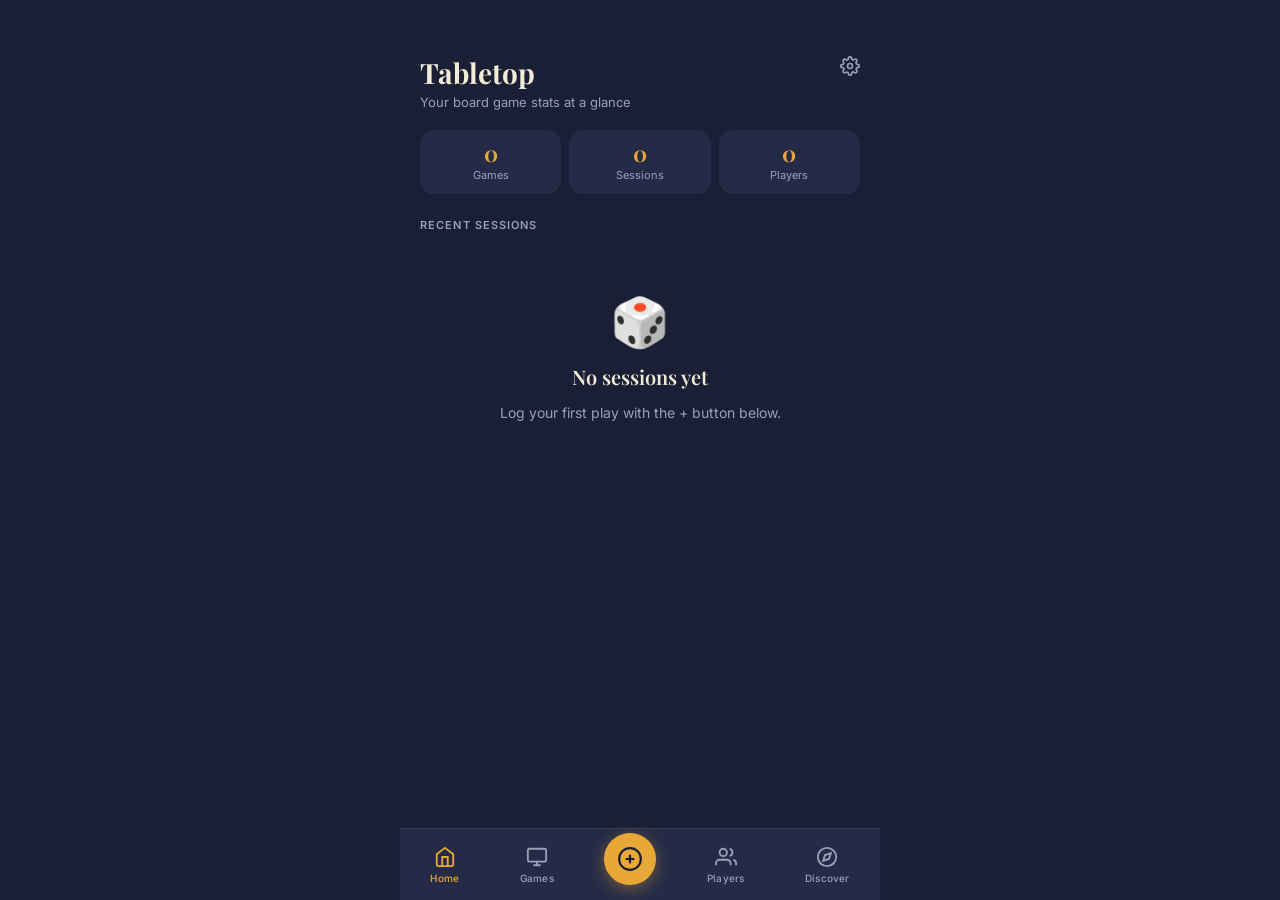
<file: index.html>
<!DOCTYPE html>
<html lang="en">
<head>
  <meta charset="UTF-8" />
  <meta name="viewport" content="width=device-width, initial-scale=1.0, viewport-fit=cover" />
  <meta name="theme-color" content="#1a1f36" />
  <meta name="mobile-web-app-capable" content="yes" />
  <meta name="apple-mobile-web-app-capable" content="yes" />
  <meta name="apple-mobile-web-app-status-bar-style" content="black-translucent" />
  <title>Tabletop</title>
  <link rel="manifest" href="manifest.json" />
  <link rel="apple-touch-icon" href="icon-192.png" />
  <link rel="preconnect" href="https://fonts.googleapis.com" />
  <link rel="preconnect" href="https://fonts.gstatic.com" crossorigin />
  <link href="https://fonts.googleapis.com/css2?family=Playfair+Display:wght@600;700&family=Inter:wght@400;500;600&display=swap" rel="stylesheet" />
<style>
:root {
  --navy:#1a1f36; --navy-light:#252b47; --navy-mid:#2f3660;
  --amber:#e8a838; --amber-dim:#c4872a; --green:#4a9b6f; --red:#c44536;
  --text-on-dark:#f0ead6; --text-on-dark-muted:#9aa0b8;
  --radius-sm:8px; --radius-md:14px; --radius-lg:20px;
  --nav-height:72px; --safe-bottom:env(safe-area-inset-bottom,0px);
}
*,*::before,*::after{box-sizing:border-box;margin:0;padding:0}
*:focus-visible{outline:none}
*{-webkit-tap-highlight-color:transparent}
html{font-size:16px;-webkit-text-size-adjust:100%}
body{font-family:'Inter',sans-serif;background:var(--navy);color:var(--text-on-dark);min-height:100dvh;overflow-x:hidden}
button{cursor:pointer;border:none;background:none;font-family:inherit}
input,select,textarea{font-family:inherit}
img{display:block;max-width:100%}
#app{max-width:480px;margin:0 auto;min-height:100dvh;position:relative;overflow-x:hidden}
.view{display:none;flex-direction:column;min-height:100dvh;padding-bottom:calc(var(--nav-height) + var(--safe-bottom) + 8px)}
.view.active{display:flex}

/* ── Nav ── */
.bottom-nav{position:fixed;bottom:0;left:50%;transform:translateX(-50%);width:100%;max-width:480px;height:calc(var(--nav-height) + var(--safe-bottom));padding-bottom:var(--safe-bottom);background:var(--navy-light);border-top:1px solid rgba(255,255,255,0.08);display:flex;align-items:center;justify-content:space-around;z-index:100}
.nav-btn{display:flex;flex-direction:column;align-items:center;gap:4px;padding:8px 10px;color:var(--text-on-dark-muted);transition:color 0.15s;font-size:10px;font-weight:500;letter-spacing:0.02em}
.nav-btn svg{width:22px;height:22px}
.nav-btn.active,.nav-btn:hover{color:var(--amber)}
.nav-btn--log{background:var(--amber);color:var(--navy)!important;border-radius:50%;width:52px;height:52px;padding:0;display:flex;align-items:center;justify-content:center;margin-top:-12px;box-shadow:0 4px 16px rgba(232,168,56,0.4)}
.nav-btn--log svg{width:26px;height:26px}
.nav-btn--log:hover{background:var(--amber-dim)}

/* ── Page header ── */
.page-header{padding:56px 20px 20px}
.page-header h1{font-family:'Playfair Display',serif;font-size:28px;font-weight:700;color:var(--text-on-dark);line-height:1.2}
.page-header p{font-size:13px;color:var(--text-on-dark-muted);margin-top:4px}
.section-label{font-size:11px;font-weight:600;letter-spacing:0.1em;text-transform:uppercase;color:var(--text-on-dark-muted);padding:0 20px;margin-bottom:12px}

/* ── Stat pills ── */
.stat-row{display:flex;gap:8px;padding:0 20px;margin-bottom:24px;flex-wrap:wrap}
.stat-pill{flex:1;min-width:70px;background:var(--navy-light);border-radius:var(--radius-md);padding:12px 10px;text-align:center}
.stat-pill__value{font-family:'Playfair Display',serif;font-size:22px;font-weight:700;color:var(--amber);line-height:1}
.stat-pill__label{font-size:11px;color:var(--text-on-dark-muted);margin-top:4px}

/* ── Activity feed ── */
.activity-list{display:flex;flex-direction:column;gap:10px;padding:0 20px}
.activity-item{background:var(--navy-light);border-radius:var(--radius-md);padding:14px 16px;display:flex;align-items:center;gap:14px;cursor:pointer;transition:background 0.15s}
.activity-item:hover{background:var(--navy-mid)}
.activity-item__cover{width:48px;height:48px;border-radius:var(--radius-sm);background:var(--navy-mid);flex-shrink:0;overflow:hidden;display:flex;align-items:center;justify-content:center;font-size:22px}
.activity-item__cover img{width:100%;height:100%;object-fit:cover}
.activity-item__body{flex:1;min-width:0}
.activity-item__game{font-family:'Playfair Display',serif;font-size:15px;font-weight:600;color:var(--text-on-dark);white-space:nowrap;overflow:hidden;text-overflow:ellipsis}
.activity-item__detail{font-size:12px;color:var(--text-on-dark-muted);margin-top:2px}
.activity-item__winner{font-size:12px;color:var(--amber);font-weight:500;margin-top:2px}

/* ── Games grid ── */
.games-grid{display:grid;grid-template-columns:1fr 1fr;gap:12px;padding:0 20px}
.game-card{border-radius:var(--radius-md);overflow:hidden;background:var(--navy-light);cursor:pointer;transition:transform 0.15s;position:relative}
.game-card:active{transform:scale(0.97)}
.game-card__cover{width:100%;aspect-ratio:1;background:var(--navy-mid);display:flex;align-items:center;justify-content:center;font-size:40px;overflow:hidden}
.game-card__cover img{width:100%;height:100%;object-fit:cover}
.game-card__info{padding:10px 12px 12px}
.game-card__title{font-family:'Playfair Display',serif;font-size:13px;font-weight:600;color:var(--text-on-dark);line-height:1.3;white-space:nowrap;overflow:hidden;text-overflow:ellipsis}
.game-card__meta{font-size:11px;color:var(--text-on-dark-muted);margin-top:2px}
.game-card__plays-badge{position:absolute;top:8px;right:8px;background:rgba(26,31,54,0.85);backdrop-filter:blur(4px);border-radius:20px;padding:3px 8px;font-size:11px;font-weight:600;color:var(--amber)}
.game-card__rating{position:absolute;top:8px;left:8px;background:rgba(26,31,54,0.85);backdrop-filter:blur(4px);border-radius:20px;padding:3px 8px;font-size:11px;font-weight:600;color:var(--amber)}
/* Wishlist badge — replaces plays badge for wishlist cards */
.game-card__wishlist-badge{position:absolute;top:8px;right:8px;background:rgba(26,31,54,0.85);backdrop-filter:blur(4px);border-radius:20px;padding:3px 8px;font-size:11px;font-weight:600;color:var(--text-on-dark-muted)}

/* ── Games toolbar (search + sort) ── */
.games-toolbar{display:flex;gap:8px;padding:0 20px 16px;align-items:center}
.games-search{flex:1;padding:9px 14px;background:var(--navy-light);border:1px solid rgba(255,255,255,0.1);border-radius:var(--radius-sm);color:var(--text-on-dark);font-size:14px;outline:none;transition:border-color 0.15s}
.games-search:focus{border-color:var(--amber)}
.games-search::placeholder{color:var(--text-on-dark-muted)}
.sort-btn{padding:9px 12px;background:var(--navy-light);border:1px solid rgba(255,255,255,0.1);border-radius:var(--radius-sm);color:var(--text-on-dark-muted);font-size:12px;font-weight:500;white-space:nowrap;transition:all 0.15s}
.sort-btn:hover,.sort-btn.active{border-color:var(--amber);color:var(--amber)}

/* ── Mechanic filter bar ── */
.mechanic-filter-bar{display:flex;flex-wrap:wrap;gap:8px;padding:0 20px 16px}
.mechanic-chip{padding:6px 14px;border-radius:20px;border:1px solid rgba(255,255,255,0.15);color:var(--text-on-dark-muted);font-size:12px;font-weight:500;white-space:nowrap;transition:all 0.15s;flex-shrink:0}
.mechanic-chip.active{background:rgba(232,168,56,0.15);border-color:var(--amber);color:var(--amber)}
.mechanic-chip--more{border-color:rgba(255,255,255,0.15);color:var(--text-on-dark-muted)}
.mechanic-chip--more.expanded{color:var(--amber);border-color:var(--amber)}

/* ── Players ── */
.player-list{display:flex;flex-direction:column;gap:10px;padding:0 20px}
.player-chip{background:var(--navy-light);border-radius:var(--radius-md);padding:14px 16px;display:flex;align-items:center;gap:14px;cursor:pointer;transition:background 0.15s}
.player-chip:hover{background:var(--navy-mid)}
.player-chip__avatar{width:44px;height:44px;border-radius:50%;background:var(--navy-mid);display:flex;align-items:center;justify-content:center;font-size:20px;flex-shrink:0;border:2px solid transparent}
.player-chip__avatar--admin{border-color:var(--amber)}
.player-chip__name{font-weight:600;font-size:15px;color:var(--text-on-dark)}
.player-chip__stats{font-size:12px;color:var(--text-on-dark-muted);margin-top:2px}
.player-chip__arrow{margin-left:auto;color:var(--text-on-dark-muted)}

/* ── Buttons ── */
.btn{display:inline-flex;align-items:center;justify-content:center;gap:8px;padding:12px 20px;border-radius:var(--radius-sm);font-size:14px;font-weight:600;transition:all 0.15s}
.btn--primary{background:var(--amber);color:var(--navy)}
.btn--primary:hover{background:var(--amber-dim)}
.btn--ghost{border:1px solid rgba(255,255,255,0.15);color:var(--text-on-dark)}
.btn--ghost:hover{background:var(--navy-light)}
.btn--full{width:100%}
.add-btn{display:flex;align-items:center;gap:10px;padding:14px 20px;background:var(--navy-light);border-radius:var(--radius-md);color:var(--text-on-dark-muted);font-size:14px;font-weight:500;width:calc(100% - 40px);margin:16px 20px 0;transition:background 0.15s}
.add-btn:hover{background:var(--navy-mid);color:var(--amber)}
.add-btn svg{width:20px;height:20px}

/* ── Discover tab toggle ── */
.discover-toggle{display:flex;gap:0;margin:0 20px 20px;background:var(--navy-mid);border-radius:var(--radius-sm);padding:4px}
.discover-tab{flex:1;padding:8px;border-radius:6px;font-size:13px;font-weight:600;color:var(--text-on-dark-muted);text-align:center;transition:all 0.15s}
.discover-tab.active{background:var(--navy-light);color:var(--amber)}

/* ── Tonight ── */
.tonight-filters{padding:0 20px;display:flex;flex-direction:column;gap:12px;margin-bottom:24px}
.filter-group label{font-size:12px;font-weight:500;color:var(--text-on-dark-muted);display:block;margin-bottom:6px}
.filter-group select{width:100%;padding:10px 14px;background:var(--navy-light);border:1px solid rgba(255,255,255,0.1);border-radius:var(--radius-sm);color:var(--text-on-dark);font-size:14px;appearance:none}
.suggestion-card{margin:0 20px 12px;background:var(--navy-light);border-radius:var(--radius-md);overflow:hidden;display:flex;cursor:pointer;transition:background 0.15s}
.suggestion-card:hover{background:var(--navy-mid)}
.suggestion-card__cover{width:80px;flex-shrink:0;background:var(--navy-mid);display:flex;align-items:center;justify-content:center;font-size:32px;overflow:hidden}
.suggestion-card__cover img{width:100%;height:100%;object-fit:cover}
.suggestion-card__body{padding:14px 16px;flex:1}
.suggestion-card__title{font-family:'Playfair Display',serif;font-size:16px;font-weight:600;color:var(--text-on-dark)}
.suggestion-card__meta{font-size:12px;color:var(--text-on-dark-muted);margin-top:4px}
.suggestion-card__tag{display:inline-block;margin-top:8px;padding:3px 8px;border-radius:20px;font-size:11px;font-weight:600;background:rgba(232,168,56,0.15);color:var(--amber)}

/* ── Hot feed ── */
.hot-card{margin:0 20px 10px;background:var(--navy-light);border-radius:var(--radius-md);overflow:hidden;display:flex;align-items:center}
.hot-card__rank{width:40px;text-align:center;font-family:'Playfair Display',serif;font-size:15px;font-weight:700;color:var(--amber);flex-shrink:0}
.hot-card__cover{width:64px;height:64px;flex-shrink:0;background:var(--navy-mid);display:flex;align-items:center;justify-content:center;font-size:28px;overflow:hidden}
.hot-card__cover img{width:100%;height:100%;object-fit:cover}
.hot-card__body{padding:12px 14px;flex:1;min-width:0}
.hot-card__title{font-family:'Playfair Display',serif;font-size:14px;font-weight:600;color:var(--text-on-dark);white-space:nowrap;overflow:hidden;text-overflow:ellipsis}
.hot-card__meta{font-size:12px;color:var(--text-on-dark-muted);margin-top:2px}
.hot-card__link{padding:0 16px;color:var(--amber);flex-shrink:0;font-size:18px;text-decoration:none;line-height:64px}

/* ── Modals ── */
.modal-overlay{position:fixed;inset:0;background:rgba(10,12,26,0.85);z-index:200;backdrop-filter:blur(3px)}
.modal-overlay.hidden{display:none}
/* Bottom sheet — for modals without primary text input (game detail, player detail, reset) */
.modal{position:fixed;bottom:0;left:50%;transform:translateX(-50%);width:100%;max-width:480px;background:var(--navy-light);border-radius:var(--radius-lg) var(--radius-lg) 0 0;z-index:210;max-height:92dvh;overflow-y:auto;padding:24px 20px calc(32px + var(--safe-bottom))}
.modal.hidden{display:none}
/* Centered dialog — for input-heavy modals (add game, add player, log play, etc.)
   Anchored to viewport center so the keyboard sliding up underneath doesn't move it */
.modal--centered{bottom:auto;top:50%;transform:translate(-50%,-50%);border-radius:var(--radius-lg);max-height:85dvh;padding:24px 20px 28px}
.modal__handle{width:36px;height:4px;background:rgba(255,255,255,0.2);border-radius:2px;margin:0 auto 20px}
.modal__title{font-family:'Playfair Display',serif;font-size:22px;font-weight:700;color:var(--text-on-dark);margin-bottom:20px}
.modal__close{position:absolute;top:20px;right:20px;color:var(--text-on-dark-muted);padding:4px}
.modal__close svg{width:22px;height:22px}

/* ── Settings view ── */
.settings-item{background:var(--navy-light);border-radius:var(--radius-md);padding:16px 20px;margin:0 20px 10px;display:flex;align-items:center;gap:14px;cursor:pointer;transition:background 0.15s}
.settings-item:hover{background:var(--navy-mid)}
.settings-item__icon{font-size:22px;flex-shrink:0;width:36px;text-align:center}
.settings-item__body{flex:1}
.settings-item__label{font-size:15px;font-weight:600;color:var(--text-on-dark)}
.settings-item__desc{font-size:12px;color:var(--text-on-dark-muted);margin-top:2px}
.settings-item__arrow{color:var(--text-on-dark-muted)}
.settings-token-input{width:100%;padding:12px 14px;background:var(--navy-mid);border:1px solid rgba(255,255,255,0.1);border-radius:var(--radius-sm);color:var(--text-on-dark);font-size:13px;font-family:monospace;outline:none;transition:border-color 0.15s;margin-top:8px}
.settings-token-input:focus{border-color:var(--amber)}

/* ── Description collapsible ── */
.description-text{font-size:13px;color:var(--text-on-dark-muted);line-height:1.7;margin-bottom:8px;overflow:hidden;display:-webkit-box;-webkit-box-orient:vertical;-webkit-line-clamp:3}
.description-text.expanded{display:block}
.description-toggle{font-size:12px;color:var(--amber);font-weight:600;padding:0;margin-bottom:20px}

/* ── Mechanic pills ── */
.mechanic-pills{display:flex;flex-wrap:wrap;gap:6px;margin-bottom:20px}
.mechanic-pill{padding:4px 12px;border-radius:20px;font-size:11px;font-weight:600;background:rgba(232,168,56,0.1);color:var(--amber);border:1px solid rgba(232,168,56,0.2)}

/* ── Forms ── */
.form-group{margin-bottom:16px}
.form-group label{display:block;font-size:12px;font-weight:600;color:var(--text-on-dark-muted);margin-bottom:6px;letter-spacing:0.05em;text-transform:uppercase}
.form-group input,.form-group select,.form-group textarea{width:100%;padding:12px 14px;background:var(--navy-mid);border:1px solid rgba(255,255,255,0.1);border-radius:var(--radius-sm);color:var(--text-on-dark);font-size:15px;outline:none;transition:border-color 0.15s}
.form-group input:focus,.form-group select:focus{border-color:var(--amber)}
.form-group input::placeholder{color:var(--text-on-dark-muted)}
.form-group select{appearance:none}
.bgg-results{background:var(--navy-mid);border-radius:var(--radius-sm);overflow:hidden;margin-top:4px}
.bgg-result-item{display:flex;align-items:center;gap:12px;padding:10px 14px;cursor:pointer;border-bottom:1px solid rgba(255,255,255,0.06);transition:background 0.1s}
.bgg-result-item:last-child{border-bottom:none}
.bgg-result-item:hover{background:rgba(255,255,255,0.05)}
.bgg-result-item__name{font-size:14px;font-weight:500;color:var(--text-on-dark)}
.bgg-result-item__year{font-size:12px;color:var(--text-on-dark-muted)}

/* ── Player toggles ── */
.player-select-grid{display:flex;flex-wrap:wrap;gap:8px}
.player-toggle{padding:8px 14px;border-radius:20px;border:1px solid rgba(255,255,255,0.15);color:var(--text-on-dark-muted);font-size:13px;font-weight:500;transition:all 0.15s;display:flex;align-items:center;gap:6px}
.player-toggle.selected{background:rgba(232,168,56,0.15);border-color:var(--amber);color:var(--amber)}

/* ── Achievements ── */
.achievement-list{display:flex;flex-direction:column;gap:10px;padding:0 20px}
.achievement-item{background:var(--navy-light);border-radius:var(--radius-md);padding:14px 16px;display:flex;align-items:center;gap:14px}
.achievement-item__icon{width:44px;height:44px;border-radius:50%;background:var(--navy-mid);display:flex;align-items:center;justify-content:center;font-size:20px;flex-shrink:0}
.achievement-item--earned .achievement-item__icon{background:rgba(232,168,56,0.15)}
.achievement-item__title{font-weight:600;font-size:14px;color:var(--text-on-dark)}
.achievement-item--locked .achievement-item__title{color:var(--text-on-dark-muted)}
.achievement-item__desc{font-size:12px;color:var(--text-on-dark-muted);margin-top:2px}

/* ── Win rate bars ── */
.win-rate-bar{margin-bottom:12px}
.win-rate-bar__header{display:flex;justify-content:space-between;font-size:13px;color:var(--text-on-dark);margin-bottom:6px}
.win-rate-bar__pct{font-weight:600;color:var(--amber)}
.win-rate-bar__track{height:6px;background:var(--navy-mid);border-radius:3px;overflow:hidden}
.win-rate-bar__fill{height:100%;background:var(--amber);border-radius:3px;transition:width 0.6s ease}

/* ── Complexity dots ── */
.complexity-dots{display:flex;gap:3px}
.complexity-dot{width:8px;height:8px;border-radius:50%;background:var(--navy-mid)}
.complexity-dot.filled{background:var(--amber)}

/* ── Empty state ── */
.empty-state{display:flex;flex-direction:column;align-items:center;justify-content:center;padding:48px 20px;text-align:center;gap:12px}
.empty-state__icon{font-size:48px}
.empty-state__title{font-family:'Playfair Display',serif;font-size:20px;font-weight:600;color:var(--text-on-dark)}
.empty-state__body{font-size:14px;color:var(--text-on-dark-muted);line-height:1.6}

/* ── Action pill (fixed above nav) ── */
.action-pill{position:fixed;bottom:calc(var(--nav-height) + var(--safe-bottom) + 12px);left:50%;transform:translateX(-50%);width:calc(100% - 80px);max-width:360px;background:var(--amber);color:var(--navy);font-size:14px;font-weight:700;text-align:center;padding:14px 20px;border-radius:50px;cursor:pointer;z-index:99;box-shadow:0 4px 20px rgba(232,168,56,0.45);transition:background 0.15s,transform 0.15s;user-select:none}
.action-pill:hover{background:var(--amber-dim)}
.action-pill:active{transform:translateX(-50%) scale(0.97)}
.action-pill.hidden{display:none}

/* ── Sort dropdown ── */
.sort-dropdown{position:absolute;top:100%;right:20px;margin-top:4px;background:var(--navy-mid);border:1px solid rgba(255,255,255,0.1);border-radius:var(--radius-sm);overflow:hidden;z-index:50;min-width:180px}
.sort-option{padding:10px 16px;font-size:13px;color:var(--text-on-dark);cursor:pointer;transition:background 0.1s}
.sort-option:hover{background:rgba(255,255,255,0.06)}
.sort-option.active{color:var(--amber)}

/* ── BGG credit ── */
.bgg-credit{display:flex;align-items:center;justify-content:center;gap:6px;padding:20px;font-size:11px;color:var(--text-on-dark-muted)}
.bgg-credit a{color:var(--text-on-dark-muted);text-decoration:none;font-weight:600}
.bgg-credit a:hover{color:var(--amber)}
</style>
</head>
<body>
<div id="app">
  <div id="view-home" class="view active"></div>
  <div id="view-games" class="view"></div>
  <div id="view-players" class="view"></div>
  <div id="view-tonight" class="view"></div>
  <div id="view-discover" class="view"></div>
  <div id="view-settings" class="view"></div>

  <div id="modal-overlay" class="modal-overlay hidden"></div>
  <div id="modal-game-detail" class="modal hidden"></div>
  <div id="modal-player-detail" class="modal hidden"></div>
  <div id="modal-add-game" class="modal modal--centered hidden"></div>
  <div id="modal-add-player" class="modal modal--centered hidden"></div>
  <div id="modal-log-play" class="modal modal--centered hidden"></div>
  <div id="modal-edit-session" class="modal modal--centered hidden"></div>
  <div id="modal-add-wishlist" class="modal modal--centered hidden"></div>
  <div id="modal-collection-picker" class="modal hidden"></div>
  <div id="modal-import-confirm" class="modal modal--centered hidden"></div>
  <input type="file" id="import-file-input" accept=".json" style="display:none" onchange="handleImportFile(this)" />

  <div id="modal-reset" class="modal hidden">
    <div class="modal__handle"></div>
    <div style="text-align:center;padding:8px 0 24px">
      <div style="font-size:48px;margin-bottom:16px">⚠️</div>
      <div class="modal__title" style="text-align:center">Reset all data?</div>
      <p style="font-size:14px;color:var(--text-on-dark-muted);line-height:1.6;margin-bottom:28px">This will permanently delete all games, players, sessions, and achievements. There is no undo.</p>
      <button class="btn btn--full" style="background:var(--red);color:#fff;margin-bottom:10px" onclick="confirmReset()">Yes, delete everything</button>
      <button class="btn btn--ghost btn--full" onclick="closeModal('modal-reset')">Cancel</button>
    </div>
  </div>

  <!-- Fixed action pills — only visible on their respective tabs -->
  <div id="pill-add-game" class="action-pill hidden" onclick="openAddGame()">+ Add a game</div>
  <div id="pill-add-player" class="action-pill hidden" onclick="openAddPlayer()">+ Add a new player</div>
  <div id="pill-add-wishlist" class="action-pill hidden" onclick="openAddWishlist()">+ Add to wishlist</div>

  <nav class="bottom-nav">
    <button class="nav-btn active" data-view="home">
      <svg viewBox="0 0 24 24" fill="none" stroke="currentColor" stroke-width="2"><path d="M3 9l9-7 9 7v11a2 2 0 01-2 2H5a2 2 0 01-2-2z"/><polyline points="9,22 9,12 15,12 15,22"/></svg>
      <span>Home</span>
    </button>
    <button class="nav-btn" data-view="games">
      <svg viewBox="0 0 24 24" fill="none" stroke="currentColor" stroke-width="2"><rect x="2" y="3" width="20" height="14" rx="2"/><path d="M8 21h8M12 17v4"/></svg>
      <span>Games</span>
    </button>
    <button class="nav-btn nav-btn--log" id="btn-log">
      <svg viewBox="0 0 24 24" fill="none" stroke="currentColor" stroke-width="2"><circle cx="12" cy="12" r="10"/><line x1="12" y1="8" x2="12" y2="16"/><line x1="8" y1="12" x2="16" y2="12"/></svg>
    </button>
    <button class="nav-btn" data-view="players">
      <svg viewBox="0 0 24 24" fill="none" stroke="currentColor" stroke-width="2"><path d="M17 21v-2a4 4 0 00-4-4H5a4 4 0 00-4 4v2"/><circle cx="9" cy="7" r="4"/><path d="M23 21v-2a4 4 0 00-3-3.87M16 3.13a4 4 0 010 7.75"/></svg>
      <span>Players</span>
    </button>
    <button class="nav-btn" data-view="discover">
      <svg viewBox="0 0 24 24" fill="none" stroke="currentColor" stroke-width="2"><circle cx="12" cy="12" r="10"/><polygon points="16.24,7.76 14.12,14.12 7.76,16.24 9.88,9.88"/></svg>
      <span>Discover</span>
    </button>
  </nav>
</div>

<script>
// ─────────────────────────────────────────────────────────
// BGG TOKEN — replace with your token from boardgamegeek.com/applications
// ─────────────────────────────────────────────────────────
const BGG_TOKEN = 'de2dd402-0f2f-427c-a8c8-a7010c217d3c';
const BGG_BASE  = 'https://boardgamegeek.com/xmlapi2';

async function bggFetch(url) {
  const res = await fetch(url, { headers: { 'Authorization': `Bearer ${BGG_TOKEN}` } });
  if (!res.ok) throw new Error(`BGG ${res.status}`);
  return res.text();
}

// ─────────────────────────────────────────────────────────
// DATA LAYER
// All reads/writes go through db. Swap Firebase later = rewrite only this object.
// ─────────────────────────────────────────────────────────
const KEYS = { GAMES:'tt_games', PLAYERS:'tt_players', SESSIONS:'tt_sessions', ACHIEVEMENTS:'tt_achievements', FRIENDS:'tt_friend_collections' };
function load(key) { try { return JSON.parse(localStorage.getItem(key)) || []; } catch { return []; } }
function save(key, data) { localStorage.setItem(key, JSON.stringify(data)); }
function uuid() { return crypto.randomUUID ? crypto.randomUUID() : Math.random().toString(36).slice(2)+Date.now().toString(36); }

const db = {
  // ── Games ──
  // wishlist:true games are excluded from session logging, Tonight, and stats.
  // They live in the same store as owned games — one flag separates them.
  // This means BGG data (cover, mechanics, etc.) is pre-populated when you buy it.
  getGames()       { return load(KEYS.GAMES); },
  getOwnedGames()  { return this.getGames().filter(g => !g.wishlist); },
  getWishlist()    { return this.getGames().filter(g => g.wishlist); },
  getGame(id)      { return this.getGames().find(g => g.id === id) || null; },
  addGame(game)    {
    const games = this.getGames();
    // Auto-remove from wishlist if same bggId exists there.
    // We check bggId (not title) because titles can differ slightly between editions.
    // Manual games without a bggId are never auto-removed — user deletes manually.
    if (game.bggId) {
      const wishlistMatch = games.find(g => g.wishlist && g.bggId === game.bggId);
      if (wishlistMatch) { this.deleteGame(wishlistMatch.id); return this.addGame(game); }
    }
    const n = { ...game, id: uuid(), addedAt: new Date().toISOString() };
    const fresh = this.getGames(); fresh.push(n); save(KEYS.GAMES, fresh); return n;
  },
  updateGame(id, changes) { save(KEYS.GAMES, this.getGames().map(g => g.id===id ? {...g,...changes} : g)); },
  deleteGame(id)   { save(KEYS.GAMES, this.getGames().filter(g => g.id!==id)); save(KEYS.SESSIONS, this.getSessions().filter(s => s.gameId!==id)); },

  // ── Players ──
  getPlayers()       { return load(KEYS.PLAYERS); },
  getPlayer(id)      { return this.getPlayers().find(p => p.id===id) || null; },
  addPlayer(player)  { const players=this.getPlayers(); const n={...player,id:uuid(),addedAt:new Date().toISOString()}; players.push(n); save(KEYS.PLAYERS,players); return n; },
  updatePlayer(id,changes) { save(KEYS.PLAYERS, this.getPlayers().map(p => p.id===id ? {...p,...changes} : p)); },
  deletePlayer(id)   { save(KEYS.PLAYERS, this.getPlayers().filter(p => p.id!==id)); },

  // ── Sessions ──
  getSessions()             { return load(KEYS.SESSIONS); },
  getSessionsForGame(gid)   { return this.getSessions().filter(s => s.gameId===gid); },
  getSessionsForPlayer(pid) { return this.getSessions().filter(s => s.players.includes(pid)); },
  addSession(session) {
    const sessions = this.getSessions();
    const n = { ...session, id: uuid(), loggedAt: new Date().toISOString() };
    sessions.push(n); save(KEYS.SESSIONS, sessions); return n;
  },
  updateSession(id, changes) { save(KEYS.SESSIONS, this.getSessions().map(s => s.id===id ? {...s,...changes} : s)); },
  deleteSession(id)  { save(KEYS.SESSIONS, this.getSessions().filter(s => s.id!==id)); },

  // ── Friend collections ──
  // Stored as an array of { name, importedAt, games[] } objects.
  // Each entry is a read-only snapshot of another person's game collection.
  // We store only games (not sessions/players/achievements) since those
  // are personal data that only makes sense in their own app context.
  // The name comes from the admin player in the exporter's app.
  getFriendCollections() { return load(KEYS.FRIENDS); },
  addFriendCollection(name, games) {
    const collections = this.getFriendCollections();
    // Replace if same name already exists — re-importing updates the snapshot
    const existing = collections.findIndex(c => c.name === name);
    const entry = { name, importedAt: new Date().toISOString(), games };
    if (existing >= 0) collections[existing] = entry;
    else collections.push(entry);
    save(KEYS.FRIENDS, collections);
  },
  deleteFriendCollection(name) {
    save(KEYS.FRIENDS, this.getFriendCollections().filter(c => c.name !== name));
  },

  // ── Achievements ──
  getAchievements()    { return load(KEYS.ACHIEVEMENTS); },
  saveAchievements(a)  { save(KEYS.ACHIEVEMENTS, a); },

  // ── Derived stats ──
  getWinRate(playerId, gameId=null) {
    let sessions = this.getSessionsForPlayer(playerId);
    if (gameId) sessions = sessions.filter(s => s.gameId===gameId);
    if (!sessions.length) return null;
    const wins = sessions.filter(s => s.winners.includes(playerId)).length;
    return { wins, plays:sessions.length, rate:Math.round((wins/sessions.length)*100) };
  },
  getGameHealth(gameId) {
    const sessions = this.getSessionsForGame(gameId);
    if (!sessions.length) return { plays:0, lastPlayed:null };
    const sorted = [...sessions].sort((a,b) => new Date(b.date)-new Date(a.date));
    return { plays:sessions.length, lastPlayed:sorted[0].date };
  },
  getRecentSessions(limit=10) {
    return [...this.getSessions()].sort((a,b) => new Date(b.date)-new Date(a.date)).slice(0,limit);
  },
  // Most played game — returns the owned game with the most sessions, or null
  getMostPlayed() {
    const games = this.getOwnedGames();
    if (!games.length) return null;
    const withPlays = games.map(g => ({ ...g, plays: this.getSessionsForGame(g.id).length }));
    const top = withPlays.sort((a,b) => b.plays-a.plays)[0];
    return top.plays > 0 ? top : null;
  },
  // Tonight: all filters optional — missing/default values include everything
  getGamesForTonight(playerCount, maxComplexity, maxPlayTime, mechanic) {
    return this.getOwnedGames().filter(g => {
      const countOk   = g.minPlayers<=playerCount && g.maxPlayers>=playerCount;
      const complexOk = maxComplexity==='any' || g.complexity<=parseFloat(maxComplexity);
      const timeOk    = maxPlayTime==='any' || !g.maxPlayTime || g.maxPlayTime<=parseInt(maxPlayTime);
      const mechOk    = !mechanic || (g.mechanics||[]).includes(mechanic);
      return countOk && complexOk && timeOk && mechOk;
    });
  },
  // All unique mechanics across owned games only (wishlist excluded — you can't play them yet)
  getAllMechanics() {
    return [...new Set(this.getOwnedGames().flatMap(g => g.mechanics||[]))].sort();
  },
};

// ─────────────────────────────────────────────────────────
// BGG API
// ─────────────────────────────────────────────────────────
const bgg = {
  async search(query) {
    try {
      const text = await bggFetch(`${BGG_BASE}/search?query=${encodeURIComponent(query)}&type=boardgame`);
      const xml  = new DOMParser().parseFromString(text,'text/xml');
      const results = [...xml.querySelectorAll('item')].slice(0,40).map(item => ({
        bggId: item.getAttribute('id'),
        title: item.querySelector('name[type="primary"]')?.getAttribute('value')||'Unknown',
        year:  item.querySelector('yearpublished')?.getAttribute('value')||'',
      }));
      // Re-sort by name match quality: exact > starts-with > contains > other
      const q = query.toLowerCase().trim();
      results.sort((a,b) => {
        const score = n => n===q?0:n.startsWith(q)?1:n.includes(q)?2:3;
        return score(a.title.toLowerCase()) - score(b.title.toLowerCase());
      });
      return results.slice(0,8);
    } catch(e) { console.error('BGG search',e); return []; }
  },

  async getGame(bggId) {
    try {
      const text = await bggFetch(`${BGG_BASE}/thing?id=${bggId}&stats=1`);
      const xml  = new DOMParser().parseFromString(text,'text/xml');
      const item = xml.querySelector('item'); if(!item) return null;
      const rawDesc = item.querySelector('description')?.textContent||'';
      const desc    = new DOMParser().parseFromString(rawDesc,'text/html').body.textContent||'';
      const mechanics  = [...item.querySelectorAll('link[type="boardgamemechanic"]')].map(l=>l.getAttribute('value')).filter(Boolean);
      const expansions = [...item.querySelectorAll('link[type="boardgameexpansion"]')].map(l=>({id:l.getAttribute('id'),bggId:l.getAttribute('id'),title:l.getAttribute('value'),owned:false,rating:'unknown'}));
      const rating = parseFloat(item.querySelector('statistics ratings average')?.getAttribute('value'));
      return {
        bggId,
        title:       item.querySelector('name[type="primary"]')?.getAttribute('value')||'Unknown',
        year:        item.querySelector('yearpublished')?.getAttribute('value')||'',
        thumbUrl:    item.querySelector('thumbnail')?.textContent?.trim()||'',
        coverUrl:    item.querySelector('image')?.textContent?.trim()||'',
        minPlayers:  parseInt(item.querySelector('minplayers')?.getAttribute('value'))||1,
        maxPlayers:  parseInt(item.querySelector('maxplayers')?.getAttribute('value'))||4,
        minPlayTime: parseInt(item.querySelector('minplaytime')?.getAttribute('value'))||null,
        maxPlayTime: parseInt(item.querySelector('maxplaytime')?.getAttribute('value'))||null,
        complexity:  Math.round((parseFloat(item.querySelector('averageweight')?.getAttribute('value'))||2.5)*10)/10,
        rating:      isNaN(rating)?null:Math.round(rating*10)/10,
        description: desc, mechanics, expansions,
      };
    } catch(e) { console.error('BGG getGame',e); return null; }
  },

  async getHot() {
    try {
      const text = await bggFetch(`${BGG_BASE}/hot?type=boardgame`);
      const xml  = new DOMParser().parseFromString(text,'text/xml');
      return [...xml.querySelectorAll('item')].slice(0,30).map(item=>({
        bggId:    item.getAttribute('id'),
        rank:     item.getAttribute('rank'),
        title:    item.querySelector('name')?.getAttribute('value')||'Unknown',
        year:     item.querySelector('yearpublished')?.getAttribute('value')||'',
        thumbUrl: item.querySelector('thumbnail')?.getAttribute('value')||'',
      }));
    } catch(e) { console.error('BGG hot',e); return []; }
  },
};

// ─────────────────────────────────────────────────────────
// ACHIEVEMENTS
// ─────────────────────────────────────────────────────────
const ACHIEVEMENT_DEFS = [
  { id:'FIRST_BLOOD',  title:'First Blood',       desc:'Win your very first game',              icon:'🏆', check:(pid,s)=>s.filter(x=>x.winners.includes(pid)).length>=1 },
  { id:'VETERAN',      title:'Veteran',            desc:'Play the same game 10 times',           icon:'🎖️', check:(pid,s)=>{ const c={}; s.filter(x=>x.players.includes(pid)).forEach(x=>{c[x.gameId]=(c[x.gameId]||0)+1;}); return Object.values(c).some(v=>v>=10); }},
  { id:'SOCIAL',       title:'Social Butterfly',   desc:'Play with 5 different players',         icon:'🦋', check:(pid,s)=>{ const o=new Set(); s.filter(x=>x.players.includes(pid)).forEach(x=>x.players.forEach(p=>{if(p!==pid)o.add(p);})); return o.size>=5; }},
  { id:'COLLECTOR',    title:'Collector',           desc:'Play 10 different games',               icon:'📦', check:(pid,s)=>new Set(s.filter(x=>x.players.includes(pid)).map(x=>x.gameId)).size>=10 },
  { id:'UNLUCKY',      title:'Unlucky Streak',     desc:'Play 10 sessions without a single win', icon:'😬', check:(pid,s)=>{ const m=s.filter(x=>x.players.includes(pid)); return m.length>=10&&m.filter(x=>x.winners.includes(pid)).length===0; }},
  { id:'DOMINATOR',    title:'Dominator',           desc:'Win 5 sessions in a row',               icon:'👑', check:(pid,s)=>{ const m=[...s.filter(x=>x.players.includes(pid))].sort((a,b)=>new Date(a.date)-new Date(b.date)); let str=0; for(const x of m){if(x.winners.includes(pid)){str++;if(str>=5)return true;}else str=0;} return false; }},
  { id:'COOP_CHAMP',   title:'Co-op Champion',     desc:'Win 5 co-op sessions',                  icon:'🤝', check:(pid,s)=>s.filter(x=>x.isCoop&&x.players.includes(pid)&&x.winners.includes(pid)).length>=5 },
  { id:'MARATHON',     title:'Marathon',            desc:'Play a session lasting over 3 hours',   icon:'⏱️', check:(pid,s)=>s.some(x=>x.players.includes(pid)&&x.durationMinutes>=180) },
];

const achievements = {
  getForPlayer(playerId) {
    const earned = new Set(db.getAchievements().filter(a=>a.playerId===playerId).map(a=>a.type));
    return ACHIEVEMENT_DEFS.map(def => ({ ...def, earned:earned.has(def.id), earnedAt:db.getAchievements().find(a=>a.playerId===playerId&&a.type===def.id)?.earnedAt||null }));
  },
  recalculate() {
    const sessions=db.getSessions(); const existing=db.getAchievements(); const newOnes=[];
    for (const player of db.getPlayers()) {
      for (const def of ACHIEVEMENT_DEFS) {
        if (!existing.some(a=>a.playerId===player.id&&a.type===def.id) && def.check(player.id,sessions))
          newOnes.push({ id:uuid(), playerId:player.id, type:def.id, earnedAt:new Date().toISOString() });
      }
    }
    if (newOnes.length) db.saveAchievements([...existing,...newOnes]);
    return newOnes;
  },
};

// ─────────────────────────────────────────────────────────
// HELPERS
// ─────────────────────────────────────────────────────────

// haptic: a small vibration on save actions to make the app feel native.
// navigator.vibrate is not available on iOS (Safari policy) but works on Android.
// We wrap it in a try/catch so failure is silent — it's enhancement-only.
function haptic(ms=40) { try { navigator.vibrate?.(ms); } catch {} }

function complexityLabel(c) { if(c<=1.5)return'Light'; if(c<=2.5)return'Medium-light'; if(c<=3.5)return'Medium'; if(c<=4.5)return'Heavy'; return'Expert'; }
function complexityDots(c) { return Array.from({length:5},(_,i)=>`<div class="complexity-dot ${i<Math.round(c)?'filled':''}"></div>`).join(''); }
function coverHTML(game,size='thumb') {
  const url=size==='full'?game.coverUrl:game.thumbUrl;
  return url?`<img src="${url}" alt="${game.title}" />`:`<span style="font-size:${size==='full'?'64':'36'}px">${game.coverEmoji||'🎲'}</span>`;
}
function formatDate(iso) {
  const d=new Date(iso); const diff=Math.floor((Date.now()-d)/86400000);
  if(diff===0)return'Today'; if(diff===1)return'Yesterday'; if(diff<7)return`${diff} days ago`;
  return d.toLocaleDateString('sv-SE',{month:'short',day:'numeric'});
}
function playTimeLabel(min,max) { if(!min&&!max)return null; if(!min||min===max)return`${max}m`; return`${min}–${max}m`; }

function confirmReset() {
  Object.values(KEYS).forEach(key=>localStorage.removeItem(key));
  hotCache=null; discoverSection='wishlist'; activeCollection=null;
  closeAllModals(); location.reload();
}

// ─────────────────────────────────────────────────────────
// VIEW STATE
// Module-level variables survive navigation. This is how we persist
// filter/sort state without localStorage — it lives in JS memory for the session.
// ─────────────────────────────────────────────────────────
let gamesFilter  = null;   // active mechanic chip
let gamesSearch  = '';     // search input value
let gamesSort    = 'name'; // 'added' | 'name' | 'plays' | 'rating'
let sortOpen     = false;  // sort dropdown visibility
let gamesSection = 'games'; // 'games' | 'tonight' — which sub-view is active
let gamesFilterExpanded = false;
let gamesFilterOverflow = []; // cached references to chips that don't fit on row 1

function collapseFilterBar() {
  const bar = document.getElementById('mechanic-bar');
  if (!bar) return;
  const chips = [...bar.querySelectorAll('.mechanic-chip:not(.mechanic-chip--more)')];
  if (!chips.length) return;

  // Only measure positions when collapsed — hidden chips have no layout position,
  // so we can't measure them when expanded. We cache the overflow list instead
  // and reuse it when toggling, only re-measuring after a fresh render (collapsed state).
  if (!gamesFilterExpanded) {
    const firstRowY = chips[0].getBoundingClientRect().top;
    gamesFilterOverflow = chips.filter(c => c.getBoundingClientRect().top > firstRowY + 4);
  }

  bar.querySelector('.mechanic-chip--more')?.remove();

  if (!gamesFilterOverflow.length) {
    gamesFilterExpanded = false;
    return;
  }

  gamesFilterOverflow.forEach(c => { c.style.display = gamesFilterExpanded ? '' : 'none'; });

  const moreBtn = document.createElement('button');
  moreBtn.className = `mechanic-chip mechanic-chip--more${gamesFilterExpanded ? ' expanded' : ''}`;
  moreBtn.textContent = gamesFilterExpanded ? 'Show less ▲' : `+ ${gamesFilterOverflow.length} more`;
  moreBtn.onclick = () => { gamesFilterExpanded = !gamesFilterExpanded; collapseFilterBar(); };
  bar.appendChild(moreBtn);
}

// Tonight filters — persisted as an object so all four survive tab switching
const tonightFilters = { players:'2', complexity:'any', playtime:'any', mechanic:'' };

let discoverSection = 'wishlist';
let hotCache = null;
// activeCollection: null = my collection, or a friend collection object { name, games[] }
// Lives at module scope so it persists across tab switches and re-renders.
let activeCollection = null;

// ─────────────────────────────────────────────────────────
// VIEWS
// ─────────────────────────────────────────────────────────
function renderHome() {
  const el=document.getElementById('view-home');
  const sessions=db.getRecentSessions(8);
  const games=db.getOwnedGames();
  const players=db.getPlayers();
  const mostPlayed=db.getMostPlayed();

  const recentHTML=sessions.length?sessions.map(s=>{
    const game=games.find(g=>g.id===s.gameId); if(!game)return'';
    const winnerNames=s.winners.map(wid=>{const p=players.find(pl=>pl.id===wid);return p?`${p.avatar} ${p.name}`:''}).filter(Boolean).join(', ');
    const result=s.isCoop?(s.winners.length?'🤝 Co-op win!':'💀 Co-op loss'):(winnerNames?`🏆 ${winnerNames}`:'No winner logged');
    return `<div class="activity-item" onclick="openGameDetail('${s.gameId}')">
      <div class="activity-item__cover">${coverHTML(game)}</div>
      <div class="activity-item__body">
        <div class="activity-item__game">${game.title}</div>
        <div class="activity-item__detail">${formatDate(s.date)} · ${s.players.length} players</div>
        <div class="activity-item__winner">${result}</div>
      </div></div>`;
  }).join(''):`<div class="empty-state"><div class="empty-state__icon">🎲</div><div class="empty-state__title">No sessions yet</div><div class="empty-state__body">Log your first play with the + button below.</div></div>`;

  const mostPlayedHTML=mostPlayed?`
    <div class="section-label" style="margin-top:24px">Most played</div>
    <div class="activity-list" style="margin-bottom:8px">
      <div class="activity-item" onclick="openGameDetail('${mostPlayed.id}')">
        <div class="activity-item__cover">${coverHTML(mostPlayed)}</div>
        <div class="activity-item__body">
          <div class="activity-item__game">${mostPlayed.title}</div>
          <div class="activity-item__detail">${mostPlayed.plays} session${mostPlayed.plays!==1?'s':''}</div>
        </div>
      </div>
    </div>`:'';

  el.innerHTML=`
    <div class="page-header" style="position:relative">
      <h1>Tabletop</h1>
      <p>Your board game stats at a glance</p>
      <button onclick="navigateTo('settings')" style="position:absolute;top:52px;right:16px;color:var(--text-on-dark-muted);padding:4px" title="Settings">
        <svg width="20" height="20" viewBox="0 0 24 24" fill="none" stroke="currentColor" stroke-width="2"><circle cx="12" cy="12" r="3"/><path d="M19.4 15a1.65 1.65 0 00.33 1.82l.06.06a2 2 0 010 2.83 2 2 0 01-2.83 0l-.06-.06a1.65 1.65 0 00-1.82-.33 1.65 1.65 0 00-1 1.51V21a2 2 0 01-2 2 2 2 0 01-2-2v-.09A1.65 1.65 0 009 19.4a1.65 1.65 0 00-1.82.33l-.06.06a2 2 0 01-2.83 0 2 2 0 010-2.83l.06-.06A1.65 1.65 0 004.68 15a1.65 1.65 0 00-1.51-1H3a2 2 0 01-2-2 2 2 0 012-2h.09A1.65 1.65 0 004.6 9a1.65 1.65 0 00-.33-1.82l-.06-.06a2 2 0 010-2.83 2 2 0 012.83 0l.06.06A1.65 1.65 0 009 4.68a1.65 1.65 0 001-1.51V3a2 2 0 012-2 2 2 0 012 2v.09a1.65 1.65 0 001 1.51 1.65 1.65 0 001.82-.33l.06-.06a2 2 0 012.83 0 2 2 0 010 2.83l-.06.06A1.65 1.65 0 0019.4 9a1.65 1.65 0 001.51 1H21a2 2 0 012 2 2 2 0 01-2 2h-.09a1.65 1.65 0 00-1.51 1z"/></svg>
      </button>
    </div>
    <div class="stat-row">
      <div class="stat-pill"><div class="stat-pill__value">${games.length}</div><div class="stat-pill__label">Games</div></div>
      <div class="stat-pill"><div class="stat-pill__value">${db.getSessions().length}</div><div class="stat-pill__label">Sessions</div></div>
      <div class="stat-pill"><div class="stat-pill__value">${players.length}</div><div class="stat-pill__label">Players</div></div>
    </div>
    ${mostPlayedHTML}
    <div class="section-label" style="margin-top:${mostPlayed?'24px':'0'}">Recent sessions</div>
    <div class="activity-list">${recentHTML}</div>`;
}

function renderGames() {
  const el=document.getElementById('view-games');

  const toggleHTML=`
    <div class="discover-toggle" style="margin:0 20px 20px">
      <button class="discover-tab ${gamesSection==='games'?'active':''}" onclick="gamesSection='games';sortOpen=false;renderGames()">🎲 My Games</button>
      <button class="discover-tab ${gamesSection==='tonight'?'active':''}" onclick="gamesSection='tonight';renderGames()" ${activeCollection?'disabled style="opacity:0.4"':''}>⭐ Tonight</button>
    </div>`;

  if(gamesSection==='tonight' && !activeCollection) {
    document.getElementById('pill-add-game').classList.add('hidden');
    el.innerHTML=`
      <div class="page-header"><h1>Games</h1><p>Find the right game for tonight</p></div>
      ${toggleHTML}`;
    renderTonightInto(el);
    return;
  }

  // When viewing a friend's collection, use their games instead of ours.
  // The pill, sort, search and mechanic filter still work the same way —
  // they just operate on a different array of games.
  // We hide the Add pill and Tonight toggle since those don't apply to read-only data.
  const isFriend = !!activeCollection;
  const allOwned = isFriend
    ? activeCollection.games.filter(g => !g.wishlist)
    : db.getOwnedGames();
  const allGames = isFriend ? activeCollection.games : db.getGames();

  if (isFriend) {
    document.getElementById('pill-add-game').classList.add('hidden');
  } else {
    document.getElementById('pill-add-game').classList.remove('hidden');
  }

  const mechanics = [...new Set(allOwned.flatMap(g => g.mechanics||[]))].sort();
  let games = gamesFilter ? allOwned.filter(g=>(g.mechanics||[]).includes(gamesFilter)) : allOwned;
  if(gamesSearch.trim()){const q=gamesSearch.trim().toLowerCase();games=games.filter(g=>g.title.toLowerCase().includes(q));}

  const sorted=[...games];
  if(gamesSort==='name')   sorted.sort((a,b)=>a.title.localeCompare(b.title));
  if(gamesSort==='plays')  sorted.sort((a,b)=>db.getGameHealth(b.id).plays-db.getGameHealth(a.id).plays);
  if(gamesSort==='rating') sorted.sort((a,b)=>(b.rating||0)-(a.rating||0));

  const SORT_LABELS={ added:'Date added', name:'Name', plays:'Most played', rating:'BGG rating' };

  const mechanicBar = mechanics.length ? `
    <div class="mechanic-filter-bar" id="mechanic-bar">
      <button class="mechanic-chip ${!gamesFilter?'active':''}" onclick="gamesFilter=null;renderGames()">All</button>
      ${mechanics.map(m=>`<button class="mechanic-chip ${gamesFilter===m?'active':''}" data-mechanic="${encodeURIComponent(m)}" onclick="gamesFilter=decodeURIComponent('${encodeURIComponent(m)}');renderGames()">${m}</button>`).join('')}
    </div>` : '';

  if (mechanics.length) {
    gamesFilterOverflow = [];
    requestAnimationFrame(() => collapseFilterBar());
  }

  const gamesHTML=sorted.length?sorted.map(g=>{
    const health=db.getGameHealth(g.id);
    const wishlistBadge = g.wishlist ? `<div class="game-card__wishlist-badge">🎯</div>` : '';
    return`<div class="game-card" onclick="openGameDetail('${g.id}')">
      <div class="game-card__cover">${coverHTML(g)}</div>
      ${g.rating?`<div class="game-card__rating">★ ${g.rating}</div>`:''}
      ${!isFriend && health.plays?`<div class="game-card__plays-badge">${health.plays}×</div>`:''}
      ${wishlistBadge}
      <div class="game-card__info">
        <div class="game-card__title">${g.title}</div>
        <div class="game-card__meta">${g.minPlayers}–${g.maxPlayers}p${g.year?` · ${g.year}`:''}</div>
        <div class="complexity-dots" style="margin-top:6px">${complexityDots(g.complexity)}</div>
        ${g.expansions?.length?`<div style="font-size:11px;color:var(--text-on-dark-muted);margin-top:6px">📦 ${g.expansions.filter(e=>e.owned).length}/${g.expansions.length} expansions</div>`:''}
      </div></div>`;
  }).join(''):`<div class="empty-state" style="grid-column:1/-1">
    <div class="empty-state__icon">📦</div>
    <div class="empty-state__title">${gamesSearch||gamesFilter?'No matches':'No games yet'}</div>
    <div class="empty-state__body">${gamesSearch?`No games matching "${gamesSearch}".`:gamesFilter?'Try a different mechanic.':'No games in this collection.'}</div>
  </div>`;

  const sortDropdown=sortOpen?`
    <div class="sort-dropdown">
      ${Object.entries(SORT_LABELS).map(([k,v])=>`<div class="sort-option ${gamesSort===k?'active':''}" onclick="gamesSort='${k}';sortOpen=false;renderGames()">${v}</div>`).join('')}
    </div>`:'';

  const isDefaultGames = !gamesSearch && !gamesFilter && gamesSort === 'name';

  // Collection picker button — always visible in the header.
  // Shows the active collection name so the user always knows whose games they're viewing.
  const friends = db.getFriendCollections();
  const collectionLabel = activeCollection ? `${activeCollection.name} ▾` : `My Collection ▾`;
  const collectionBtn = friends.length > 0 || activeCollection ? `
    <button onclick="openCollectionPicker()" style="font-size:12px;color:var(--amber);font-weight:600;padding:4px 10px;border:1px solid rgba(232,168,56,0.4);border-radius:20px;white-space:nowrap">${collectionLabel}</button>` : '';

  el.innerHTML=`
    <div class="page-header" style="display:flex;flex-direction:column;gap:8px">
      <div style="display:flex;align-items:center;justify-content:space-between">
        <div>
          <h1>Games</h1>
          <p id="games-subtitle">${isFriend ? `${activeCollection.name}'s collection · ${allOwned.length} game${allOwned.length!==1?'s':''}` : `${allOwned.length} game${allOwned.length!==1?'s':''} in your collection`}</p>
        </div>
        ${collectionBtn}
      </div>
    </div>
    ${!isFriend ? toggleHTML : ''}
    <div style="position:relative">
      <div class="games-toolbar">
        <input class="games-search" type="text" placeholder="Search games…" value="${gamesSearch}"
          oninput="gamesSearch=this.value;updateGamesGrid()" style="min-width:0" />
        <button class="sort-btn ${gamesSort!=='name'?'active':''}" onclick="sortOpen=!sortOpen;renderGames()">
          Sort ${sortOpen?'▲':'▼'}
        </button>
        <button onclick="resetGamesFilters()" title="Reset filters" ${isDefaultGames?'disabled':''} style="padding:9px 10px;background:var(--navy-light);border:1px solid rgba(255,255,255,0.1);border-radius:var(--radius-sm);font-size:16px;line-height:1;color:${isDefaultGames?'var(--text-on-dark-muted)':'var(--amber)'};opacity:${isDefaultGames?'0.4':'1'};flex-shrink:0;transition:all 0.15s">↺</button>
      </div>
      ${sortDropdown}
    </div>
    ${mechanicBar}
    <div id="games-grid" class="games-grid" style="margin-bottom:80px">${gamesHTML}</div>
    <div class="bgg-credit">Powered by <a href="https://boardgamegeek.com" target="_blank" rel="noopener">BoardGameGeek</a></div>`;
}

// updateGamesGrid rebuilds only the games grid and subtitle — not the toolbar or
// mechanic bar. This is called on every search keystroke so the input element is
// never destroyed (which would dismiss the keyboard). Only the results below it change.
function updateGamesGrid() {
  const grid = document.getElementById('games-grid');
  const subtitle = document.getElementById('games-subtitle');
  if (!grid) return;

  const isFriend = !!activeCollection;
  const allOwned = isFriend
    ? activeCollection.games.filter(g => !g.wishlist)
    : db.getOwnedGames();
  let games = gamesFilter ? allOwned.filter(g=>(g.mechanics||[]).includes(gamesFilter)) : allOwned;
  if (gamesSearch.trim()) {
    const q = gamesSearch.trim().toLowerCase();
    games = games.filter(g => g.title.toLowerCase().includes(q));
  }

  const sorted = [...games];
  if (gamesSort==='name')   sorted.sort((a,b)=>a.title.localeCompare(b.title));
  if (gamesSort==='plays')  sorted.sort((a,b)=>db.getGameHealth(b.id).plays-db.getGameHealth(a.id).plays);
  if (gamesSort==='rating') sorted.sort((a,b)=>(b.rating||0)-(a.rating||0));

  grid.innerHTML = sorted.length ? sorted.map(g => {
    const health = db.getGameHealth(g.id);
    return `<div class="game-card" onclick="openGameDetail('${g.id}')">
      <div class="game-card__cover">${coverHTML(g)}</div>
      ${g.rating?`<div class="game-card__rating">★ ${g.rating}</div>`:''}
      ${health.plays?`<div class="game-card__plays-badge">${health.plays}×</div>`:''}
      <div class="game-card__info">
        <div class="game-card__title">${g.title}</div>
        <div class="game-card__meta">${g.minPlayers}–${g.maxPlayers}p${g.year?` · ${g.year}`:''}</div>
        <div class="complexity-dots" style="margin-top:6px">${complexityDots(g.complexity)}</div>
        ${g.expansions?.length?`<div style="font-size:11px;color:var(--text-on-dark-muted);margin-top:6px">📦 ${g.expansions.filter(e=>e.owned).length}/${g.expansions.length} expansions</div>`:''}
      </div></div>`;
  }).join('') : `<div class="empty-state" style="grid-column:1/-1">
    <div class="empty-state__icon">📦</div>
    <div class="empty-state__title">${gamesSearch||gamesFilter?'No matches':'No games yet'}</div>
    <div class="empty-state__body">${gamesSearch?`No games matching "${gamesSearch}".`:gamesFilter?'Try a different mechanic.':'Add your first game to start tracking.'}</div>
  </div>`;

  // Update subtitle to reflect filtered count vs total
  if (subtitle) {
    subtitle.textContent = gamesSearch
      ? `${sorted.length} of ${allOwned.length} game${allOwned.length!==1?'s':''}`
      : `${allOwned.length} game${allOwned.length!==1?'s':''} in your collection`;
  }

  // Imperatively update the Reset button without re-rendering the toolbar.
  // renderGames() can't be called here — it would destroy the input and dismiss the keyboard.
  // Instead we directly patch just the button's attributes to reflect current filter state.
  const resetBtn = document.querySelector('[title="Reset filters"]');
  if (resetBtn) {
    const isDefault = !gamesSearch && !gamesFilter && gamesSort === 'name';
    resetBtn.disabled = isDefault;
    resetBtn.style.opacity = isDefault ? '0.4' : '1';
    resetBtn.style.color = isDefault ? 'var(--text-on-dark-muted)' : 'var(--amber)';
  }
}

function resetGamesFilters() {
  gamesSearch = '';
  gamesFilter = null;
  gamesSort = 'name';
  gamesFilterExpanded = false;
  gamesFilterOverflow = [];
  sortOpen = false;
  renderGames();
}

function renderPlayers() {
  const el=document.getElementById('view-players');
  const players=db.getPlayers();
  const playersHTML=players.length?players.map(p=>{
    const stats=db.getWinRate(p.id); const sessions=db.getSessionsForPlayer(p.id);
    const statText=stats?`${sessions.length} plays · ${stats.rate}% win rate`:`${sessions.length} plays`;
    return`<div class="player-chip" onclick="openPlayerDetail('${p.id}')">
      <div class="player-chip__avatar ${p.isAdmin?'player-chip__avatar--admin':''}">${p.avatar}</div>
      <div>
        <div class="player-chip__name">${p.name}${p.isAdmin?' <span style="color:var(--amber);font-size:11px">admin</span>':''}</div>
        <div class="player-chip__stats">${statText}</div>
      </div>
      <div class="player-chip__arrow"><svg width="16" height="16" viewBox="0 0 24 24" fill="none" stroke="currentColor" stroke-width="2"><polyline points="9,18 15,12 9,6"/></svg></div>
    </div>`;
  }).join(''):`<div class="empty-state"><div class="empty-state__icon">👥</div><div class="empty-state__title">No players yet</div><div class="empty-state__body">Add your group members to start tracking who wins.</div></div>`;

  el.innerHTML=`
    <div class="page-header"><h1>Players</h1><p>Your game group</p></div>
    <div class="player-list" style="margin-bottom:80px">${playersHTML}</div>`;
}

// renderTonightInto accepts any container element.
// renderTonight() (called by navigateTo for the now-unused view-tonight) delegates to it.
// renderGames() also calls it when gamesSection==='tonight'.
// This avoids duplicating the Tonight HTML — one source of truth, two possible containers.
function renderTonightInto(container) {
  const games=db.getOwnedGames();
  const maxP=Math.max(2,...games.map(g=>g.maxPlayers||2),10);
  const mechanics=db.getAllMechanics();

  const filtersHTML=`
    <div class="tonight-filters">
      <div class="filter-group">
        <label>How many players?</label>
        <select id="filter-players" onchange="tonightFilters.players=this.value;filterTonight()">
          ${Array.from({length:Math.min(maxP,10)},(_,i)=>i+1).map(n=>`<option value="${n}" ${tonightFilters.players==n?'selected':''}>${n} player${n!==1?'s':''}</option>`).join('')}
        </select>
      </div>
      <div class="filter-group">
        <label>Complexity</label>
        <select id="filter-complexity" onchange="tonightFilters.complexity=this.value;filterTonight()">
          <option value="any" ${tonightFilters.complexity==='any'?'selected':''}>Any complexity</option>
          <option value="2" ${tonightFilters.complexity==='2'?'selected':''}>Light (1–2)</option>
          <option value="3" ${tonightFilters.complexity==='3'?'selected':''}>Medium (up to 3)</option>
          <option value="4" ${tonightFilters.complexity==='4'?'selected':''}>Heavy (up to 4)</option>
          <option value="5" ${tonightFilters.complexity==='5'?'selected':''}>Expert (any)</option>
        </select>
      </div>
      <div class="filter-group">
        <label>Play time</label>
        <select id="filter-playtime" onchange="tonightFilters.playtime=this.value;filterTonight()">
          <option value="any" ${tonightFilters.playtime==='any'?'selected':''}>Any length</option>
          <option value="30" ${tonightFilters.playtime==='30'?'selected':''}>Under 30 min</option>
          <option value="60" ${tonightFilters.playtime==='60'?'selected':''}>Under 1 hour</option>
          <option value="90" ${tonightFilters.playtime==='90'?'selected':''}>Under 90 min</option>
          <option value="120" ${tonightFilters.playtime==='120'?'selected':''}>Under 2 hours</option>
        </select>
      </div>
      ${mechanics.length?`<div class="filter-group">
        <label>Mechanic</label>
        <select id="filter-mechanic" onchange="tonightFilters.mechanic=this.value;filterTonight()">
          <option value="" ${!tonightFilters.mechanic?'selected':''}>Any mechanic</option>
          ${mechanics.map(m=>`<option value="${m}" ${tonightFilters.mechanic===m?'selected':''}>${m}</option>`).join('')}
        </select>
      </div>`:''}
      ${(()=>{
        const isDefault = tonightFilters.players==='2' && tonightFilters.complexity==='any' && tonightFilters.playtime==='any' && !tonightFilters.mechanic;
        return `<button id="tonight-reset-btn" class="btn btn--ghost btn--full" onclick="resetTonightFilters()" ${isDefault?'disabled':''} style="margin-top:4px;opacity:${isDefault?'0.35':'1'};${isDefault?'cursor:default':''}">Reset filters</button>`;
      })()}
    </div>
    <div class="section-label">Suggestions</div>
    <div id="tonight-results"></div>`;

  container.insertAdjacentHTML('beforeend', filtersHTML);
  filterTonight();
}

function renderTonight() {
  const el=document.getElementById('view-tonight');
  el.innerHTML=`<div class="page-header"><h1>Tonight</h1><p>Find the right game for the evening</p></div>`;
  renderTonightInto(el);
}

function resetTonightFilters() {
  tonightFilters.players = '2';
  tonightFilters.complexity = 'any';
  tonightFilters.playtime = 'any';
  tonightFilters.mechanic = '';
  // Re-render Tonight so the selects reflect the reset values.
  // We can't just call filterTonight() here because the select elements
  // would still show the old values — the DOM and the state would be out of sync.
  // A full re-render of the Tonight section ensures both are aligned.
  if (gamesSection === 'tonight') renderGames();
  else renderTonight();
}

function filterTonight() {
  const {players:pc,complexity:cx,playtime:pt,mechanic:mc}=tonightFilters;

  // Imperatively update the Reset button state — same pattern as the Games reset button.
  // filterTonight() is called on every filter change but doesn't re-render the filter area,
  // so the button's disabled attribute must be patched directly here rather than relying
  // on a static value baked in at render time.
  const resetBtn = document.getElementById('tonight-reset-btn');
  if (resetBtn) {
    const isDefault = pc==='2' && cx==='any' && pt==='any' && !mc;
    resetBtn.disabled = isDefault;
    resetBtn.style.opacity = isDefault ? '0.35' : '1';
    resetBtn.style.cursor = isDefault ? 'default' : '';
  }

  const games=db.getGamesForTonight(parseInt(pc),cx,pt,mc);
  const container=document.getElementById('tonight-results');
  if(!container)return;

  if(!games.length) {
    // Specific empty state: tell the user exactly which filter is causing the miss
    const owned=db.getOwnedGames();
    let reason='No games match your filters.';
    if(!owned.length) reason='Add some games to your collection first.';
    else if(!db.getGamesForTonight(parseInt(pc),'any','any','').length)
      reason=`None of your games support ${pc} players.`;
    else if(!db.getGamesForTonight(parseInt(pc),cx,'any','').length)
      reason='No games match that player count and complexity combination.';
    else if(pt!=='any'&&!db.getGamesForTonight(parseInt(pc),cx,pt,'').length)
      reason='No games fit within that play time. Try a longer time limit.';
    else if(mc&&!db.getGamesForTonight(parseInt(pc),cx,pt,'').find(g=>(g.mechanics||[]).includes(mc)))
      reason=`No games with "${mc}" match the other filters.`;
    container.innerHTML=`<div class="empty-state"><div class="empty-state__icon">🤔</div><div class="empty-state__title">No matches</div><div class="empty-state__body">${reason}</div></div>`;
    return;
  }

  const withHealth=games.map(g=>({...g,health:db.getGameHealth(g.id)}));
  withHealth.sort((a,b)=>{
    if(!a.health.lastPlayed&&!b.health.lastPlayed)return 0;
    if(!a.health.lastPlayed)return-1; if(!b.health.lastPlayed)return 1;
    return new Date(a.health.lastPlayed)-new Date(b.health.lastPlayed);
  });
  container.innerHTML=withHealth.map(g=>{
    const tag=!g.health.lastPlayed?'Never played':`Last played ${new Date(g.health.lastPlayed).toLocaleDateString('sv-SE',{month:'short',day:'numeric'})}`;
    const time=playTimeLabel(g.minPlayTime,g.maxPlayTime);
    return`<div class="suggestion-card" onclick="openGameDetail('${g.id}')">
      <div class="suggestion-card__cover">${coverHTML(g)}</div>
      <div class="suggestion-card__body">
        <div class="suggestion-card__title">${g.title}</div>
        <div class="suggestion-card__meta">${g.minPlayers}–${g.maxPlayers} players${time?` · ${time}`:''}  · ${complexityLabel(g.complexity)}</div>
        <div class="suggestion-card__tag">${tag}</div>
      </div></div>`;
  }).join('');
}

async function renderDiscover() {
  const el=document.getElementById('view-discover');

  const toggleHTML=`
    <div class="discover-toggle">
      <button class="discover-tab ${discoverSection==='wishlist'?'active':''}" onclick="discoverSection='wishlist';renderDiscover()">🎯 Wishlist</button>
      <button class="discover-tab ${discoverSection==='hot'?'active':''}" onclick="discoverSection='hot';renderDiscover()">🔥 Hot</button>
    </div>`;

  if(discoverSection==='wishlist') {
    const wishlist=db.getWishlist();
    const wishHTML=wishlist.length?wishlist.map(g=>`
      <div class="game-card" onclick="openGameDetail('${g.id}')">
        <div class="game-card__cover">${coverHTML(g)}</div>
        ${g.rating?`<div class="game-card__rating">★ ${g.rating}</div>`:''}
        <div class="game-card__wishlist-badge">🎯</div>
        <div class="game-card__info">
          <div class="game-card__title">${g.title}</div>
          <div class="game-card__meta">${g.minPlayers}–${g.maxPlayers}p${g.year?` · ${g.year}`:''}</div>
          <div class="complexity-dots" style="margin-top:6px">${complexityDots(g.complexity)}</div>
        </div>
      </div>`).join(''):`<div class="empty-state" style="grid-column:1/-1">
        <div class="empty-state__icon">🎯</div>
        <div class="empty-state__title">Wishlist is empty</div>
        <div class="empty-state__body">Save games you want to buy. They'll move to your collection automatically when you add them as owned.</div>
      </div>`;

    el.innerHTML=`
      <div class="page-header"><h1>Discover</h1><p>Wishlist & trending games</p></div>
      ${toggleHTML}
      <div class="games-grid" style="margin-bottom:80px">${wishHTML}</div>`;
    return;
  }

  // Hot section
  el.innerHTML=`
    <div class="page-header"><h1>Discover</h1><p>Wishlist & trending games</p></div>
    ${toggleHTML}
    <div class="section-label">Top 30 this week</div>
    <div class="empty-state"><div class="empty-state__icon">⏳</div><div class="empty-state__title">Loading…</div></div>`;

  if(!hotCache) hotCache=await bgg.getHot();

  if(!hotCache.length) {
    document.getElementById('view-discover').innerHTML=`
      <div class="page-header"><h1>Discover</h1><p>Wishlist & trending games</p></div>
      ${toggleHTML}
      <div class="empty-state"><div class="empty-state__icon">😕</div><div class="empty-state__title">Couldn't load</div><div class="empty-state__body">Check your connection and try again.</div></div>`;
    return;
  }

  document.getElementById('view-discover').innerHTML=`
    <div class="page-header"><h1>Discover</h1><p>Wishlist & trending games</p></div>
    ${toggleHTML}
    <div class="section-label">Top 30 this week</div>
    ${hotCache.map(g=>`
      <div class="hot-card">
        <div class="hot-card__rank">#${g.rank}</div>
        <div class="hot-card__cover">${g.thumbUrl?`<img src="${g.thumbUrl}" alt="${g.title}" />`:'🎲'}</div>
        <div class="hot-card__body">
          <div class="hot-card__title">${g.title}</div>
          <div class="hot-card__meta">${g.year||''}</div>
        </div>
        <a href="https://boardgamegeek.com/boardgame/${g.bggId}" target="_blank" rel="noopener" class="hot-card__link" onclick="event.stopPropagation()">↗</a>
      </div>`).join('')}
    <div class="bgg-credit">Powered by <a href="https://boardgamegeek.com" target="_blank" rel="noopener">BoardGameGeek</a></div>`;
}

// ─────────────────────────────────────────────────────────
// GAME DETAIL MODAL
// ─────────────────────────────────────────────────────────
function openGameDetail(gameId) {
  const game=db.getGame(gameId); if(!game)return;
  const sessions=db.getSessionsForGame(gameId);
  const players=db.getPlayers(); const health=db.getGameHealth(gameId);
  const modal=document.getElementById('modal-game-detail');

  const playerStats=players.filter(p=>sessions.some(s=>s.players.includes(p.id)))
    .map(p=>({...p,wr:db.getWinRate(p.id,gameId)})).sort((a,b)=>(b.wr?.rate||0)-(a.wr?.rate||0));

  const winRatesHTML=playerStats.length?playerStats.map(p=>`
    <div class="win-rate-bar">
      <div class="win-rate-bar__header"><span>${p.avatar} ${p.name}</span>
        <span class="win-rate-bar__pct">${p.wr.rate}% <span style="color:var(--text-on-dark-muted);font-weight:400">(${p.wr.wins}/${p.wr.plays})</span></span></div>
      <div class="win-rate-bar__track"><div class="win-rate-bar__fill" style="width:${p.wr.rate}%"></div></div>
    </div>`).join(''):`<p style="font-size:13px;color:var(--text-on-dark-muted)">No sessions logged yet.</p>`;

  const recentSessions=[...sessions].sort((a,b)=>new Date(b.date)-new Date(a.date)).slice(0,10);
  const sessionsHTML=recentSessions.map(s=>{
    const winnerNames=s.winners.map(wid=>{const p=players.find(pl=>pl.id===wid);return p?`${p.avatar} ${p.name}`:''}).filter(Boolean).join(', ');
    const result=s.isCoop?(s.winners.length?'🤝 Co-op win':'💀 Co-op loss'):(winnerNames||'No winner');
    const expsUsed=(s.expansionsUsed||[]).map(eid=>game.expansions?.find(e=>e.id===eid)?.title).filter(Boolean).join(', ');
    return`<div style="padding:10px 0;border-bottom:1px solid rgba(255,255,255,0.07);display:flex;align-items:flex-start;gap:10px">
      <div style="flex:1">
        <div style="font-size:12px;color:var(--text-on-dark-muted)">${new Date(s.date).toLocaleDateString('sv-SE',{year:'numeric',month:'short',day:'numeric'})} · ${s.players.length} players</div>
        <div style="font-size:12px;color:var(--amber);font-weight:500;margin-top:2px">${result}</div>
        ${expsUsed?`<div style="font-size:11px;color:var(--text-on-dark-muted);margin-top:2px">📦 ${expsUsed}</div>`:''}
        ${s.notes?`<div style="font-size:11px;color:var(--text-on-dark-muted);margin-top:2px;font-style:italic">${s.notes}</div>`:''}
      </div>
      <div style="display:flex;gap:6px;flex-shrink:0">
        <button onclick="openEditSession('${s.id}','${gameId}')" style="font-size:11px;color:var(--text-on-dark-muted);padding:4px 8px;border:1px solid rgba(255,255,255,0.1);border-radius:4px">Edit</button>
        <button onclick="if(confirm('Delete this session?')){db.deleteSession('${s.id}');achievements.recalculate();closeModal('modal-game-detail');renderAll();openGameDetail('${gameId}')}" style="font-size:11px;color:var(--red);padding:4px 8px;border:1px solid rgba(196,69,54,0.3);border-radius:4px">Del</button>
      </div>
    </div>`;
  }).join('');

  const expRatingBadge=r=>{const map={must_have:'⭐ Must have',good:'👍 Good to have',skip:'🤷 Can skip',unknown:''};const text=map[r]||'';return text?`<span style="font-size:11px;font-weight:600;color:var(--amber);background:rgba(232,168,56,0.12);padding:2px 8px;border-radius:20px;white-space:nowrap">${text}</span>`:''};

  const expansionsHTML=game.expansions?.length?game.expansions.map(e=>`
    <div style="display:flex;align-items:center;gap:10px;padding:10px 0;border-bottom:1px solid rgba(255,255,255,0.07)">
      <span style="font-size:18px">${e.owned?'✅':'❌'}</span>
      <span style="font-size:14px;color:var(--text-on-dark);flex:1">${e.title}</span>
      ${expRatingBadge(e.rating)}
      ${e.bggId?`<a href="https://boardgamegeek.com/boardgameexpansion/${e.bggId}" target="_blank" rel="noopener" style="color:var(--amber);text-decoration:none;font-size:16px" onclick="event.stopPropagation()">↗</a>`:''}
    </div>`).join(''):`<p style="font-size:13px;color:var(--text-on-dark-muted)">No expansions tracked.</p>`;

  const fullCover=game.coverUrl?`<img src="${game.coverUrl}" alt="${game.title}" style="width:100%;height:180px;object-fit:cover;border-radius:var(--radius-md);margin-bottom:20px" />`:`<div style="font-size:64px;text-align:center;padding:24px 0">${game.coverEmoji||'🎲'}</div>`;
  const descHTML=game.description?`<p class="description-text" id="game-desc-text">${game.description}</p><button class="description-toggle" onclick="toggleDesc()">Read more</button>`:'';
  const mechanicsHTML=game.mechanics?.length?`<div class="mechanic-pills">${game.mechanics.map(m=>`<span class="mechanic-pill">${m}</span>`).join('')}</div>`:'';
  const pt=playTimeLabel(game.minPlayTime,game.maxPlayTime);
  const statPills=[
    `<div class="stat-pill"><div class="stat-pill__value">${health.plays}</div><div class="stat-pill__label">Plays</div></div>`,
    `<div class="stat-pill"><div class="stat-pill__value">${game.minPlayers}–${game.maxPlayers}</div><div class="stat-pill__label">Players</div></div>`,
    `<div class="stat-pill"><div class="stat-pill__value">${game.complexity}</div><div class="stat-pill__label">${complexityLabel(game.complexity)}</div></div>`,
    pt?`<div class="stat-pill"><div class="stat-pill__value" style="font-size:16px">${pt}</div><div class="stat-pill__label">Play time</div></div>`:'',
    game.rating?`<div class="stat-pill"><div class="stat-pill__value">★ ${game.rating}</div><div class="stat-pill__label">BGG rating</div></div>`:'',
  ].filter(Boolean).join('');

  // Wishlist indicator
  const wishlistNote=game.wishlist?`<div style="background:rgba(232,168,56,0.1);border:1px solid rgba(232,168,56,0.3);border-radius:var(--radius-sm);padding:10px 14px;margin-bottom:16px;font-size:13px;color:var(--amber)">🎯 On your wishlist — add it to My Games when you buy it.</div>`:'';

  modal.innerHTML=`
    <div class="modal__handle"></div>
    <button class="modal__close" onclick="closeModal('modal-game-detail')">
      <svg viewBox="0 0 24 24" fill="none" stroke="currentColor" stroke-width="2"><line x1="18" y1="6" x2="6" y2="18"/><line x1="6" y1="6" x2="18" y2="18"/></svg>
    </button>
    ${fullCover}
    <div class="modal__title">${game.title}${game.year?` <span style="font-size:14px;color:var(--text-on-dark-muted);font-family:Inter,sans-serif;font-weight:400">(${game.year})</span>`:''}</div>
    ${wishlistNote}
    ${descHTML}
    ${mechanicsHTML}
    <div style="display:flex;flex-wrap:wrap;justify-content:center;gap:8px;margin-bottom:20px">
      ${statPills.replace(/<div class="stat-pill">/g, '<div class="stat-pill" style="flex:0 0 calc(33% - 6px)">')}
    </div>
    ${health.lastPlayed?`<p style="font-size:12px;color:var(--text-on-dark-muted);margin-bottom:20px">Last played ${new Date(health.lastPlayed).toLocaleDateString('sv-SE',{year:'numeric',month:'short',day:'numeric'})}</p>`:''}
    ${!game.wishlist?`
      <div class="section-label" style="padding:0;margin-bottom:12px">Win rates</div>
      <div style="margin-bottom:24px">${winRatesHTML}</div>
      ${recentSessions.length?`<div class="section-label" style="padding:0;margin-bottom:12px">Sessions</div><div style="margin-bottom:24px">${sessionsHTML}</div>`:''}
    `:''}
    <div class="section-label" style="padding:0;margin-bottom:12px">Expansions</div>
    <div style="margin-bottom:24px">${expansionsHTML}</div>
    ${game.bggId?`<a href="https://boardgamegeek.com/boardgame/${game.bggId}" target="_blank" rel="noopener" style="display:block;text-align:center;color:var(--amber);font-size:13px;font-weight:600;margin-bottom:16px;text-decoration:none">View on BoardGameGeek ↗</a>`:''}
    ${!game.wishlist?`<button class="btn btn--primary btn--full" onclick="closeModal('modal-game-detail');openLogPlay('${gameId}')">Log a session</button>`:''}
    <div style="margin-top:10px;display:grid;grid-template-columns:1fr 1fr;gap:10px">
      <button class="btn btn--ghost btn--full" onclick="closeModal('modal-game-detail');openAddGame('${gameId}')">Edit</button>
      <button class="btn btn--ghost btn--full" style="color:var(--red);border-color:rgba(196,69,54,0.4)" onclick="if(confirm('Delete ${game.title.replace(/'/g,"\\'")}?')){db.deleteGame('${gameId}');closeModal('modal-game-detail');renderAll();}">Delete</button>
    </div>`;
  openModal('modal-game-detail');
}

function toggleDesc() {
  const el=document.getElementById('game-desc-text'); const btn=el?.nextElementSibling; if(!el)return;
  el.classList.toggle('expanded');
  if(btn) btn.textContent=el.classList.contains('expanded')?'Show less':'Read more';
}

// ─────────────────────────────────────────────────────────
// PLAYER DETAIL MODAL
// ─────────────────────────────────────────────────────────
function openPlayerDetail(playerId) {
  const player=db.getPlayer(playerId); if(!player)return;
  const modal=document.getElementById('modal-player-detail');
  const sessions=db.getSessionsForPlayer(playerId);
  const games=db.getOwnedGames(); const overall=db.getWinRate(playerId);

  const playedGames=games.filter(g=>sessions.some(s=>s.gameId===g.id));
  const gameStatsHTML=playedGames.map(g=>{
    const wr=db.getWinRate(playerId,g.id);
    return`<div class="win-rate-bar">
      <div class="win-rate-bar__header"><span style="font-size:13px">${g.coverEmoji||'🎲'} ${g.title}</span>
        <span class="win-rate-bar__pct">${wr.rate}% <span style="color:var(--text-on-dark-muted);font-weight:400">(${wr.wins}/${wr.plays})</span></span></div>
      <div class="win-rate-bar__track"><div class="win-rate-bar__fill" style="width:${wr.rate}%"></div></div>
    </div>`;
  }).join('')||`<p style="font-size:13px;color:var(--text-on-dark-muted)">No sessions yet.</p>`;

  const playerAchievements=achievements.getForPlayer(playerId);
  const earnedCount=playerAchievements.filter(a=>a.earned).length;
  const achievementsHTML=playerAchievements.map(a=>`
    <div class="achievement-item ${a.earned?'achievement-item--earned':'achievement-item--locked'}">
      <div class="achievement-item__icon">${a.earned?a.icon:'🔒'}</div>
      <div><div class="achievement-item__title">${a.title}</div><div class="achievement-item__desc">${a.desc}</div>
        ${a.earned&&a.earnedAt?`<div style="font-size:11px;color:var(--amber);margin-top:2px">${new Date(a.earnedAt).toLocaleDateString('sv-SE')}</div>`:''}
      </div></div>`).join('');

  modal.innerHTML=`
    <div class="modal__handle"></div>
    <button class="modal__close" onclick="closeModal('modal-player-detail')">
      <svg viewBox="0 0 24 24" fill="none" stroke="currentColor" stroke-width="2"><line x1="18" y1="6" x2="6" y2="18"/><line x1="6" y1="6" x2="18" y2="18"/></svg>
    </button>
    <div style="display:flex;align-items:center;gap:16px;margin-bottom:24px">
      <div style="width:64px;height:64px;border-radius:50%;background:var(--navy-mid);display:flex;align-items:center;justify-content:center;font-size:32px;border:2px solid ${player.isAdmin?'var(--amber)':'transparent'}">${player.avatar}</div>
      <div style="flex:1"><div class="modal__title" style="margin-bottom:0">${player.name}</div>${player.isAdmin?`<div style="font-size:12px;color:var(--amber)">Admin</div>`:''}</div>
      <button onclick="closeModal('modal-player-detail');openAddPlayer('${playerId}')" style="padding:8px 14px;border-radius:var(--radius-sm);border:1px solid rgba(255,255,255,0.15);color:var(--text-on-dark);font-size:13px;font-weight:500">Edit</button>
      <button onclick="deletePlayer('${playerId}')" style="padding:8px 14px;border-radius:var(--radius-sm);border:1px solid rgba(196,69,54,0.4);color:var(--red);font-size:13px;font-weight:500">Delete</button>
    </div>
    <div class="stat-row" style="padding:0;margin-bottom:24px">
      <div class="stat-pill"><div class="stat-pill__value">${sessions.length}</div><div class="stat-pill__label">Sessions</div></div>
      <div class="stat-pill"><div class="stat-pill__value">${overall?overall.wins:0}</div><div class="stat-pill__label">Wins</div></div>
      <div class="stat-pill"><div class="stat-pill__value">${overall?overall.rate+'%':'–'}</div><div class="stat-pill__label">Win rate</div></div>
      <div class="stat-pill"><div class="stat-pill__value">${earnedCount}</div><div class="stat-pill__label">Achievements</div></div>
    </div>
    <div class="section-label" style="padding:0;margin-bottom:12px">By game</div>
    <div style="margin-bottom:24px">${gameStatsHTML}</div>
    <div class="section-label" style="padding:0;margin-bottom:12px">Achievements</div>
    <div class="achievement-list" style="padding:0">${achievementsHTML}</div>`;
  openModal('modal-player-detail');
}

// ─────────────────────────────────────────────────────────
// ADD / EDIT GAME MODAL
// ─────────────────────────────────────────────────────────
let bggSearchTimeout=null, selectedBggGame=null, expansionCount=0, editingGameId=null;

function openAddGame(gameId=null) {
  selectedBggGame=null; expansionCount=0; editingGameId=gameId;
  const existing=gameId?db.getGame(gameId):null; const isEdit=!!existing;
  const modal=document.getElementById('modal-add-game');

  modal.innerHTML=`
    <div class="modal__handle"></div>
    <button class="modal__close" onclick="closeModal('modal-add-game')">
      <svg viewBox="0 0 24 24" fill="none" stroke="currentColor" stroke-width="2"><line x1="18" y1="6" x2="6" y2="18"/><line x1="6" y1="6" x2="18" y2="18"/></svg>
    </button>
    <div class="modal__title">${isEdit?'Edit game':'Add a game'}</div>
    ${!isEdit?`
      <div class="form-group">
        <label>Search BoardGameGeek</label>
        <input type="text" id="bgg-search-input" placeholder="e.g. Spirit Island" oninput="onBggSearch(this.value)" autocomplete="off" />
        <div id="bgg-search-results" class="bgg-results" style="display:none"></div>
      </div>
      <div id="selected-game-preview" style="display:none;margin-bottom:16px;background:var(--navy-mid);border-radius:var(--radius-sm);padding:12px 14px">
        <div style="font-size:13px;color:var(--amber);font-weight:600;margin-bottom:4px">Selected from BGG</div>
        <div id="selected-game-name" style="font-size:15px;font-weight:600;color:var(--text-on-dark)"></div>
        <div id="selected-game-meta" style="font-size:12px;color:var(--text-on-dark-muted);margin-top:2px"></div>
      </div>
      <div class="form-group"><label>Or enter manually</label><input type="text" id="manual-game-title" placeholder="Game title" /></div>`
    :`<div class="form-group"><label>Title</label><input type="text" id="manual-game-title" value="${existing?.title||''}" /></div>`}
    <div style="display:grid;grid-template-columns:1fr 1fr;gap:12px">
      <div class="form-group"><label>Min players</label><input type="number" id="game-min-players" value="${existing?.minPlayers??2}" min="1" max="20" /></div>
      <div class="form-group"><label>Max players</label><input type="number" id="game-max-players" value="${existing?.maxPlayers??4}" min="1" max="20" /></div>
    </div>
    <div class="form-group"><label>Complexity (1–5)</label><input type="number" id="game-complexity" value="${existing?.complexity??2.5}" min="1" max="5" step="0.5" /></div>
    <div class="form-group">
      <label>Game type</label>
      <select id="game-coop">
        <option value="false" ${!existing?.isCoop?'selected':''}>Competitive</option>
        <option value="true" ${existing?.isCoop?'selected':''}>Co-op</option>
      </select>
    </div>
    <div class="form-group"><label>Cover emoji (fallback)</label><input type="text" id="game-emoji" placeholder="🎲" maxlength="2" value="${existing?.coverEmoji||''}" /></div>
    <div style="margin-bottom:8px">
      <div class="section-label" style="padding:0;margin-bottom:8px">Expansions</div>
      <div id="expansion-list"></div>
      <button type="button" onclick="addExpansionField()" style="font-size:13px;color:var(--amber);padding:8px 0">+ Add expansion</button>
    </div>
    <button class="btn btn--primary btn--full" onclick="saveGame()" style="margin-top:20px">${isEdit?'Save changes':'Add to collection'}</button>`;

  (existing?.expansions||[]).forEach(e=>addExpansionField(e.title,e.owned,e.rating||'unknown',e.id,e.bggId||null));
  openModal('modal-add-game');
}

function onBggSearch(query) {
  clearTimeout(bggSearchTimeout);
  if(query.length<2){document.getElementById('bgg-search-results').style.display='none';return;}
  bggSearchTimeout=setTimeout(async()=>{
    const results=await bgg.search(query);
    const container=document.getElementById('bgg-search-results');
    if(!results.length){container.style.display='none';return;}
    container.innerHTML=results.map(r=>`
      <div class="bgg-result-item" onclick="selectBggGame('${r.bggId}','${r.title.replace(/'/g,"\\'")}','${r.year}')">
        <div><div class="bgg-result-item__name">${r.title}</div><div class="bgg-result-item__year">${r.year}</div></div>
      </div>`).join('');
    container.style.display='block';
  },400);
}

async function selectBggGame(bggId,title,year) {
  document.getElementById('bgg-search-results').style.display='none';
  document.getElementById('bgg-search-input').value=title;
  const preview=document.getElementById('selected-game-preview');
  document.getElementById('selected-game-name').textContent=title;
  document.getElementById('selected-game-meta').textContent='Fetching details from BGG…';
  preview.style.display='block';
  const data=await bgg.getGame(bggId);
  if(data){
    selectedBggGame=data;
    document.getElementById('manual-game-title').value=data.title;
    document.getElementById('game-min-players').value=data.minPlayers;
    document.getElementById('game-max-players').value=data.maxPlayers;
    document.getElementById('game-complexity').value=data.complexity;
    document.getElementById('selected-game-meta').textContent=`${data.minPlayers}–${data.maxPlayers} players · Complexity ${data.complexity} · ${year}${data.rating?` · ★ ${data.rating}`:''}`;
    document.getElementById('expansion-list').innerHTML=''; expansionCount=0;
    data.expansions.forEach(e=>addExpansionField(e.title,false,'unknown',null,e.bggId));
  } else {
    document.getElementById('selected-game-meta').textContent='Could not fetch details — fill in manually.';
  }
}

const EXP_RATINGS=[{value:'unknown',label:'❓ Not sure'},{value:'must_have',label:'⭐ Must have'},{value:'good',label:'👍 Good to have'},{value:'skip',label:'🤷 Can skip'}];

function addExpansionField(title='',owned=false,rating='unknown',expansionId=null,bggId=null) {
  const id=++expansionCount; const list=document.getElementById('expansion-list');
  const div=document.createElement('div');
  div.style.cssText='display:grid;grid-template-columns:1fr auto;gap:8px;margin-bottom:12px;align-items:center';
  div.dataset.expansionId=expansionId||''; div.dataset.bggId=bggId||'';
  div.innerHTML=`
    <input type="text" placeholder="Expansion name" id="exp-title-${id}" value="${title}" style="padding:10px 14px;background:var(--navy-mid);border:1px solid rgba(255,255,255,0.1);border-radius:var(--radius-sm);color:var(--text-on-dark);font-size:14px;outline:none;width:100%" />
    <button style="color:var(--red);font-size:18px;padding:4px 6px">×</button>
    <div style="display:flex;gap:8px;align-items:center">
      <select id="exp-rating-${id}" style="padding:8px 10px;background:var(--navy-mid);border:1px solid rgba(255,255,255,0.1);border-radius:var(--radius-sm);color:var(--text-on-dark);font-size:12px;outline:none;appearance:none">
        ${EXP_RATINGS.map(r=>`<option value="${r.value}" ${r.value===rating?'selected':''}>${r.label}</option>`).join('')}
      </select>
      <label style="display:flex;align-items:center;gap:6px;font-size:13px;color:var(--text-on-dark-muted);white-space:nowrap"><input type="checkbox" id="exp-owned-${id}" ${owned?'checked':''} /> Owned</label>
    </div>`;
  div.querySelector('button').onclick=()=>div.remove();
  list.appendChild(div);
}

function saveGame() {
  const title=document.getElementById('manual-game-title')?.value?.trim()||selectedBggGame?.title;
  if(!title){alert('Please enter a game title.');return;}
  const expansions=[];
  document.querySelectorAll('#expansion-list > div').forEach(row=>{
    const input=row.querySelector('[id^="exp-title-"]'); const checkbox=row.querySelector('[id^="exp-owned-"]'); const ratingEl=row.querySelector('[id^="exp-rating-"]');
    const expTitle=input?.value?.trim();
    if(expTitle) expansions.push({id:row.dataset.expansionId||uuid(),bggId:row.dataset.bggId||null,title:expTitle,owned:checkbox?.checked??false,rating:ratingEl?.value||'unknown'});
  });
  const gameData={title,minPlayers:parseInt(document.getElementById('game-min-players').value)||2,maxPlayers:parseInt(document.getElementById('game-max-players').value)||4,complexity:parseFloat(document.getElementById('game-complexity').value)||2.5,isCoop:document.getElementById('game-coop').value==='true',coverEmoji:document.getElementById('game-emoji').value||'🎲',expansions};
  if(editingGameId){db.updateGame(editingGameId,gameData);}
  else{db.addGame({...gameData,bggId:selectedBggGame?.bggId||null,coverUrl:selectedBggGame?.coverUrl||'',thumbUrl:selectedBggGame?.thumbUrl||'',year:selectedBggGame?.year||'',rating:selectedBggGame?.rating||null,minPlayTime:selectedBggGame?.minPlayTime||null,maxPlayTime:selectedBggGame?.maxPlayTime||null,mechanics:selectedBggGame?.mechanics||[],description:selectedBggGame?.description||''});}
  haptic(); editingGameId=null; closeModal('modal-add-game'); renderAll();
}

// ─────────────────────────────────────────────────────────
// ADD WISHLIST MODAL
// Simpler than add game — just BGG search + title. No player counts etc.
// BGG data gets stored so it's ready when you eventually buy the game.
// ─────────────────────────────────────────────────────────
let wishlistSearchTimeout=null, selectedWishlistGame=null;

function openAddWishlist() {
  selectedWishlistGame=null;
  const modal=document.getElementById('modal-add-wishlist');
  modal.innerHTML=`
    <div class="modal__handle"></div>
    <button class="modal__close" onclick="closeModal('modal-add-wishlist')">
      <svg viewBox="0 0 24 24" fill="none" stroke="currentColor" stroke-width="2"><line x1="18" y1="6" x2="6" y2="18"/><line x1="6" y1="6" x2="18" y2="18"/></svg>
    </button>
    <div class="modal__title">Add to wishlist</div>
    <div class="form-group">
      <label>Search BoardGameGeek</label>
      <input type="text" id="wl-search-input" placeholder="e.g. Twilight Imperium" oninput="onWishlistSearch(this.value)" autocomplete="off" />
      <div id="wl-search-results" class="bgg-results" style="display:none"></div>
    </div>
    <div id="wl-preview" style="display:none;margin-bottom:16px;background:var(--navy-mid);border-radius:var(--radius-sm);padding:12px 14px">
      <div style="font-size:13px;color:var(--amber);font-weight:600;margin-bottom:4px">Selected from BGG</div>
      <div id="wl-preview-name" style="font-size:15px;font-weight:600;color:var(--text-on-dark)"></div>
      <div id="wl-preview-meta" style="font-size:12px;color:var(--text-on-dark-muted);margin-top:2px"></div>
    </div>
    <div class="form-group"><label>Or enter title manually</label><input type="text" id="wl-title" placeholder="Game title" /></div>
    <button class="btn btn--primary btn--full" onclick="saveWishlist()" style="margin-top:8px">Add to wishlist</button>`;
  openModal('modal-add-wishlist');
}

function onWishlistSearch(query) {
  clearTimeout(wishlistSearchTimeout);
  if(query.length<2){document.getElementById('wl-search-results').style.display='none';return;}
  wishlistSearchTimeout=setTimeout(async()=>{
    const results=await bgg.search(query);
    const container=document.getElementById('wl-search-results');
    if(!results.length){container.style.display='none';return;}
    container.innerHTML=results.map(r=>`
      <div class="bgg-result-item" onclick="selectWishlistGame('${r.bggId}','${r.title.replace(/'/g,"\\'")}','${r.year}')">
        <div><div class="bgg-result-item__name">${r.title}</div><div class="bgg-result-item__year">${r.year}</div></div>
      </div>`).join('');
    container.style.display='block';
  },400);
}

async function selectWishlistGame(bggId,title,year) {
  document.getElementById('wl-search-results').style.display='none';
  document.getElementById('wl-search-input').value=title;
  document.getElementById('wl-preview-name').textContent=title;
  document.getElementById('wl-preview-meta').textContent='Fetching details…';
  document.getElementById('wl-preview').style.display='block';
  const data=await bgg.getGame(bggId);
  if(data){
    selectedWishlistGame=data;
    document.getElementById('wl-title').value=data.title;
    document.getElementById('wl-preview-meta').textContent=`${data.minPlayers}–${data.maxPlayers} players · Complexity ${data.complexity} · ${year}${data.rating?` · ★ ${data.rating}`:''}`;
  } else {
    document.getElementById('wl-preview-meta').textContent='Could not fetch details.';
  }
}

function saveWishlist() {
  const title=document.getElementById('wl-title')?.value?.trim()||selectedWishlistGame?.title;
  if(!title){alert('Please enter a game title.');return;}
  db.addGame({
    title, wishlist:true,
    bggId:selectedWishlistGame?.bggId||null, coverUrl:selectedWishlistGame?.coverUrl||'',
    thumbUrl:selectedWishlistGame?.thumbUrl||'', year:selectedWishlistGame?.year||'',
    rating:selectedWishlistGame?.rating||null, minPlayers:selectedWishlistGame?.minPlayers||2,
    maxPlayers:selectedWishlistGame?.maxPlayers||4, complexity:selectedWishlistGame?.complexity||2.5,
    minPlayTime:selectedWishlistGame?.minPlayTime||null, maxPlayTime:selectedWishlistGame?.maxPlayTime||null,
    mechanics:selectedWishlistGame?.mechanics||[], description:selectedWishlistGame?.description||'',
    expansions:selectedWishlistGame?.expansions||[], coverEmoji:'🎯', isCoop:false,
  });
  haptic(); closeModal('modal-add-wishlist'); renderAll();
}

// ─────────────────────────────────────────────────────────
// ADD / EDIT PLAYER MODAL
// ─────────────────────────────────────────────────────────
const EMOJIS = ['🧙','🧝','🧌','🧟','🏴‍☠️','🤠','👾','🦊','🐉','🌙','⚡','🎩','🦁','🐺','🦅','🎲','⚔️','🛡️','🏹','🧚','🧛','🧜','🦄','🐲','🎭','🔮','💀','🦝','🐦‍⬛','🧿'];
let editingPlayerId=null;

function openAddPlayer(playerId=null) {
  editingPlayerId=playerId;
  const existing=playerId?db.getPlayer(playerId):null; const isEdit=!!existing;
  const isFirst=!isEdit&&db.getPlayers().length===0;
  const modal=document.getElementById('modal-add-player');
  modal.innerHTML=`
    <div class="modal__handle"></div>
    <button class="modal__close" onclick="closeModal('modal-add-player')">
      <svg viewBox="0 0 24 24" fill="none" stroke="currentColor" stroke-width="2"><line x1="18" y1="6" x2="6" y2="18"/><line x1="6" y1="6" x2="18" y2="18"/></svg>
    </button>
    <div class="modal__title">${isEdit?'Edit player':'Add a player'}</div>
    <div class="form-group"><label>Name</label><input type="text" id="player-name" placeholder="e.g. Sebastian" autocomplete="off" value="${existing?.name||''}" /></div>
    <div class="form-group">
      <label>Avatar</label>
      <div style="display:flex;flex-wrap:wrap;gap:8px;margin-top:4px" id="emoji-picker">
        ${EMOJIS.map(e=>`<button type="button" onclick="selectEmoji('${e}')" id="emoji-btn-${e}" style="font-size:24px;width:44px;height:44px;border-radius:var(--radius-sm);background:var(--navy-mid);border:2px solid transparent;transition:all 0.1s">${e}</button>`).join('')}
      </div>
      <input type="hidden" id="player-avatar" value="${existing?.avatar||EMOJIS[0]}" />
    </div>
    ${isFirst?`<div style="background:rgba(232,168,56,0.1);border:1px solid rgba(232,168,56,0.3);border-radius:var(--radius-sm);padding:12px 14px;margin-bottom:16px"><div style="font-size:13px;color:var(--amber);font-weight:600">First player = admin</div><div style="font-size:12px;color:var(--text-on-dark-muted);margin-top:4px">The first player added gets admin rights.</div></div>`:''}
    <button class="btn btn--primary btn--full" onclick="savePlayer()">${isEdit?'Save changes':'Add player'}</button>`;
  setTimeout(()=>selectEmoji(existing?.avatar||EMOJIS[0]),0);
  openModal('modal-add-player');
}

function selectEmoji(emoji) {
  EMOJIS.forEach(e=>{const btn=document.getElementById(`emoji-btn-${e}`);if(btn)btn.style.borderColor='transparent';});
  const sel=document.getElementById(`emoji-btn-${emoji}`); if(sel)sel.style.borderColor='var(--amber)';
  const input=document.getElementById('player-avatar'); if(input)input.value=emoji;
}

function savePlayer() {
  const name=document.getElementById('player-name')?.value?.trim(); if(!name){alert('Please enter a name.');return;}
  const avatar=document.getElementById('player-avatar')?.value||'🧙';
  if(editingPlayerId){db.updatePlayer(editingPlayerId,{name,avatar});}
  else{const isFirst=db.getPlayers().length===0; db.addPlayer({name,avatar,isAdmin:isFirst});}
  haptic(); editingPlayerId=null; closeModal('modal-add-player'); renderAll();
}

// deletePlayer keeps sessions intact — the session history is real and
// shouldn't disappear just because someone leaves the group.
// Sessions will still show the correct winner count; the player name
// just won't resolve to a label anymore (shows blank in winner lists).
// We warn the user about this before proceeding.
function deletePlayer(playerId) {
  const player = db.getPlayer(playerId);
  if (!player) return;
  const sessionCount = db.getSessionsForPlayer(playerId).length;
  const warning = sessionCount > 0
    ? `${player.name} has played ${sessionCount} session${sessionCount !== 1 ? 's' : ''}. Their session history will be kept but their name won't appear anymore.\n\nDelete anyway?`
    : `Delete ${player.name}?`;
  if (!confirm(warning)) return;
  db.deletePlayer(playerId);
  closeModal('modal-player-detail');
  haptic();
  renderAll();
}

// ─────────────────────────────────────────────────────────
// LOG PLAY MODAL
// ─────────────────────────────────────────────────────────
let logSelectedPlayers=new Set(), logSelectedWinners=new Set(), logSelectedExpansions=new Set();

function openLogPlay(preselectedGameId=null) {
  logSelectedPlayers=new Set(); logSelectedWinners=new Set(); logSelectedExpansions=new Set();
  const games=db.getOwnedGames(); const players=db.getPlayers();
  if(!games.length){alert('Add a game first before logging a session.');return;}
  if(!players.length){alert('Add some players first before logging a session.');return;}
  const modal=document.getElementById('modal-log-play');
  const today=new Date().toISOString().split('T')[0];

  modal.innerHTML=`
    <div class="modal__handle"></div>
    <button class="modal__close" onclick="closeModal('modal-log-play')">
      <svg viewBox="0 0 24 24" fill="none" stroke="currentColor" stroke-width="2"><line x1="18" y1="6" x2="6" y2="18"/><line x1="6" y1="6" x2="18" y2="18"/></svg>
    </button>
    <div class="modal__title">Log a session</div>
    <div class="form-group">
      <label>Game</label>
      <select id="log-game" onchange="logSelectedExpansions=new Set();renderWinnerPicker();renderExpansionPicker()">
        <option value="" disabled selected>Choose a game…</option>
        ${games.map(g=>`<option value="${g.id}" ${g.id===preselectedGameId?'selected':''}>${g.title}</option>`).join('')}
      </select>
    </div>
    <div class="form-group"><label>Date</label><input type="date" id="log-date" value="${today}" /></div>
    <div class="form-group">
      <label>Who played?</label>
      <div class="player-select-grid" id="log-players">
        ${players.map(p=>`<button type="button" class="player-toggle" id="log-player-${p.id}" onclick="toggleLogPlayer('${p.id}')">${p.avatar} ${p.name}</button>`).join('')}
      </div>
    </div>
    <div class="form-group">
      <label id="log-winner-label">Who won?</label>
      <div class="player-select-grid" id="log-winners"><span style="font-size:13px;color:var(--text-on-dark-muted)">Select players above first</span></div>
    </div>
    <div class="form-group" id="log-expansions-group" style="display:none">
      <label>Expansions used</label>
      <div class="player-select-grid" id="log-expansions"></div>
    </div>
    <div class="form-group"><label>Notes (optional)</label><input type="text" id="log-notes" placeholder="e.g. Used the promo card, first play" /></div>
    <button class="btn btn--primary btn--full" onclick="saveSession()">Save session</button>`;

  // Render expansion picker for the pre-selected game
  renderExpansionPicker();
  openModal('modal-log-play');
}

function renderExpansionPicker() {
  const gameId=document.getElementById('log-game')?.value;
  const game=db.getGame(gameId);
  const ownedExpansions=(game?.expansions||[]).filter(e=>e.owned);
  const group=document.getElementById('log-expansions-group');
  const container=document.getElementById('log-expansions');
  if(!group||!container)return;
  if(!ownedExpansions.length){group.style.display='none';return;}
  group.style.display='block';
  container.innerHTML=ownedExpansions.map(e=>`
    <button type="button" class="player-toggle ${logSelectedExpansions.has(e.id)?'selected':''}" onclick="toggleLogExpansion('${e.id}')">${e.title}</button>`).join('');
}

function toggleLogExpansion(expId) {
  if(logSelectedExpansions.has(expId)) logSelectedExpansions.delete(expId);
  else logSelectedExpansions.add(expId);
  renderExpansionPicker();
}

function toggleLogPlayer(playerId) {
  const btn=document.getElementById(`log-player-${playerId}`);
  if(logSelectedPlayers.has(playerId)){logSelectedPlayers.delete(playerId);logSelectedWinners.delete(playerId);btn?.classList.remove('selected');}
  else{logSelectedPlayers.add(playerId);btn?.classList.add('selected');}
  renderWinnerPicker();
}
function toggleLogWinner(playerId) {
  const game=db.getGame(document.getElementById('log-game')?.value);
  if(!game?.isCoop){logSelectedWinners.clear();logSelectedWinners.add(playerId);}
  else{if(logSelectedWinners.has(playerId))logSelectedWinners.delete(playerId);else logSelectedWinners.add(playerId);}
  renderWinnerPicker();
}
function renderWinnerPicker() {
  const container=document.getElementById('log-winners'); const label=document.getElementById('log-winner-label');
  const game=db.getGame(document.getElementById('log-game')?.value); const isCoop=game?.isCoop||false;
  if(!container)return;
  if(!logSelectedPlayers.size){container.innerHTML='<span style="font-size:13px;color:var(--text-on-dark-muted)">Select players above first</span>';return;}
  if(label)label.textContent=isCoop?'Did everyone win?':'Who won?';
  const players=db.getPlayers().filter(p=>logSelectedPlayers.has(p.id));
  container.innerHTML=players.map(p=>`<button type="button" class="player-toggle ${logSelectedWinners.has(p.id)?'selected':''}" onclick="toggleLogWinner('${p.id}')">${p.avatar} ${p.name}</button>`).join('');
  if(isCoop)container.innerHTML+=`<button type="button" class="player-toggle ${logSelectedWinners.size===0?'selected':''}" onclick="logSelectedWinners.clear();renderWinnerPicker()">💀 Loss</button>`;
}

function saveSession() {
  const gameId=document.getElementById('log-game')?.value;
  const date=document.getElementById('log-date')?.value;
  const notes=document.getElementById('log-notes')?.value?.trim()||'';
  const game=db.getGame(gameId);
  if(!gameId||!date){alert('Please select a game and date.');return;}
  if(!logSelectedPlayers.size){alert('Select at least one player.');return;}
  db.addSession({gameId,date,isCoop:game?.isCoop||false,players:[...logSelectedPlayers],winners:[...logSelectedWinners],expansionsUsed:[...logSelectedExpansions],notes});
  achievements.recalculate(); haptic(60);
  closeModal('modal-log-play'); renderAll();
}

// ─────────────────────────────────────────────────────────
// EDIT SESSION MODAL
// Pre-fills from the existing session. Saves via updateSession().
// Expansions used, winner, players, notes and date are all editable.
// Duration is intentionally excluded — we removed it from the data model.
// ─────────────────────────────────────────────────────────
let editSessionId=null, editSessionGameId=null;
let editSelectedWinners=new Set(), editSelectedExpansions=new Set();

function openEditSession(sessionId, gameId) {
  const session=db.getSessions().find(s=>s.id===sessionId); if(!session)return;
  const game=db.getGame(gameId); if(!game)return;
  editSessionId=sessionId; editSessionGameId=gameId;
  editSelectedWinners=new Set(session.winners);
  editSelectedExpansions=new Set(session.expansionsUsed||[]);

  const modal=document.getElementById('modal-edit-session');
  const players=db.getPlayers();
  const ownedExpansions=(game.expansions||[]).filter(e=>e.owned);

  modal.innerHTML=`
    <div class="modal__handle"></div>
    <button class="modal__close" onclick="closeModal('modal-edit-session')">
      <svg viewBox="0 0 24 24" fill="none" stroke="currentColor" stroke-width="2"><line x1="18" y1="6" x2="6" y2="18"/><line x1="6" y1="6" x2="18" y2="18"/></svg>
    </button>
    <div class="modal__title">Edit session</div>
    <p style="font-size:13px;color:var(--text-on-dark-muted);margin-bottom:20px">${game.title}</p>
    <div class="form-group"><label>Date</label><input type="date" id="edit-date" value="${session.date}" /></div>
    <div class="form-group">
      <label>${game.isCoop?'Did everyone win?':'Who won?'}</label>
      <div class="player-select-grid" id="edit-winners">
        ${players.filter(p=>session.players.includes(p.id)).map(p=>`
          <button type="button" class="player-toggle ${editSelectedWinners.has(p.id)?'selected':''}" id="edit-winner-${p.id}" onclick="toggleEditWinner('${p.id}','${game.isCoop}')">${p.avatar} ${p.name}</button>`).join('')}
        ${game.isCoop?`<button type="button" class="player-toggle ${editSelectedWinners.size===0?'selected':''}" onclick="editSelectedWinners.clear();renderEditWinners('${game.isCoop}','${gameId}','${sessionId}')">💀 Loss</button>`:''}
      </div>
    </div>
    ${ownedExpansions.length?`<div class="form-group">
      <label>Expansions used</label>
      <div class="player-select-grid">
        ${ownedExpansions.map(e=>`<button type="button" class="player-toggle ${editSelectedExpansions.has(e.id)?'selected':''}" id="edit-exp-${e.id}" onclick="toggleEditExpansion('${e.id}')">${e.title}</button>`).join('')}
      </div>
    </div>`:''}
    <div class="form-group"><label>Notes (optional)</label><input type="text" id="edit-notes" value="${session.notes||''}" placeholder="e.g. Used promo card" /></div>
    <button class="btn btn--primary btn--full" onclick="saveEditSession()">Save changes</button>`;

  openModal('modal-edit-session');
}

function toggleEditWinner(playerId, isCoop) {
  if(isCoop==='true'||isCoop===true){
    if(editSelectedWinners.has(playerId)) editSelectedWinners.delete(playerId); else editSelectedWinners.add(playerId);
  } else { editSelectedWinners.clear(); editSelectedWinners.add(playerId); }
  // Update button states directly (no full re-render needed)
  document.querySelectorAll('[id^="edit-winner-"]').forEach(btn=>{
    const pid=btn.id.replace('edit-winner-','');
    btn.classList.toggle('selected',editSelectedWinners.has(pid));
  });
}

function toggleEditExpansion(expId) {
  if(editSelectedExpansions.has(expId)) editSelectedExpansions.delete(expId); else editSelectedExpansions.add(expId);
  const btn=document.getElementById(`edit-exp-${expId}`);
  if(btn) btn.classList.toggle('selected',editSelectedExpansions.has(expId));
}

function saveEditSession() {
  const date=document.getElementById('edit-date')?.value; if(!date)return;
  const notes=document.getElementById('edit-notes')?.value?.trim()||'';
  db.updateSession(editSessionId,{date,winners:[...editSelectedWinners],expansionsUsed:[...editSelectedExpansions],notes});
  achievements.recalculate(); haptic();
  closeModal('modal-edit-session');
  // Re-open the game detail so the user can see the updated session immediately
  openGameDetail(editSessionGameId);
}

// ─────────────────────────────────────────────────────────
// NAVIGATION & MODALS
// ─────────────────────────────────────────────────────────
// ─────────────────────────────────────────────────────────
// COLLECTION PICKER MODAL
// ─────────────────────────────────────────────────────────
function openCollectionPicker() {
  const modal = document.getElementById('modal-collection-picker');
  const friends = db.getFriendCollections();

  modal.innerHTML = `
    <div class="modal__handle"></div>
    <button class="modal__close" onclick="closeModal('modal-collection-picker')">
      <svg viewBox="0 0 24 24" fill="none" stroke="currentColor" stroke-width="2"><line x1="18" y1="6" x2="6" y2="18"/><line x1="6" y1="6" x2="18" y2="18"/></svg>
    </button>
    <div class="modal__title">Viewing collection</div>
    <div style="display:flex;flex-direction:column;gap:10px">
      <div class="settings-item ${!activeCollection?'':''}' style="background:${!activeCollection?'rgba(232,168,56,0.1)':'var(--navy-mid)'};border:1px solid ${!activeCollection?'rgba(232,168,56,0.4)':'transparent'};border-radius:var(--radius-md)"
        onclick="activeCollection=null;closeModal('modal-collection-picker');renderGames()">
        <div class="settings-item__icon">🎲</div>
        <div class="settings-item__body">
          <div class="settings-item__label">My Collection</div>
          <div class="settings-item__desc">${db.getOwnedGames().length} games · ${db.getWishlist().length} on wishlist</div>
        </div>
        ${!activeCollection ? '<div style="color:var(--amber)">✓</div>' : ''}
      </div>
      ${friends.map(f => `
        <div class="settings-item" style="background:${activeCollection?.name===f.name?'rgba(232,168,56,0.1)':'var(--navy-mid)'};border:1px solid ${activeCollection?.name===f.name?'rgba(232,168,56,0.4)':'transparent'};border-radius:var(--radius-md)"
          onclick="activeCollection=${JSON.stringify(f).replace(/"/g,'&quot;')};closeModal('modal-collection-picker');renderGames()">
          <div class="settings-item__icon">👤</div>
          <div class="settings-item__body">
            <div class="settings-item__label">${f.name}'s Collection</div>
            <div class="settings-item__desc">${f.games.filter(g=>!g.wishlist).length} games · ${f.games.filter(g=>g.wishlist).length} on wishlist · Imported ${new Date(f.importedAt).toLocaleDateString('sv-SE')}</div>
          </div>
          ${activeCollection?.name===f.name ? '<div style="color:var(--amber)">✓</div>' : ''}
        </div>`).join('')}
    </div>`;
  openModal('modal-collection-picker');
}

// ─────────────────────────────────────────────────────────
// EXPORT / IMPORT
// ─────────────────────────────────────────────────────────

// exportData: bundles all four stores plus metadata into a JSON file.
// The admin player's name is used as exportedBy — this is what gets used
// as the collection name when a friend imports it.
// We use a <a> element with a Blob URL to trigger the file download —
// this is the standard browser technique for downloading generated content
// without a server. The URL is revoked immediately after click to free memory.
function exportData() {
  const players = db.getPlayers();
  const adminPlayer = players.find(p => p.isAdmin) || players[0];
  const exportedBy = adminPlayer?.name || 'Unknown';

  const payload = {
    exportedBy,
    exportedAt: new Date().toISOString(),
    version: '1.2',
    games: db.getGames(),
    players,
    sessions: db.getSessions(),
    achievements: db.getAchievements(),
  };

  const blob = new Blob([JSON.stringify(payload, null, 2)], { type: 'application/json' });
  const url = URL.createObjectURL(blob);
  const a = document.createElement('a');
  a.href = url;
  a.download = `tabletop-${exportedBy.toLowerCase().replace(/\s+/g,'-')}-${new Date().toISOString().split('T')[0]}.json`;
  a.click();
  URL.revokeObjectURL(url);
  haptic();
}

// handleImportFile: reads the selected file and shows the confirmation modal.
// We parse and validate before showing options so the user gets immediate
// feedback if they accidentally selected the wrong file.
let importPayload = null;
function handleImportFile(input) {
  const file = input.files[0];
  if (!file) return;
  const reader = new FileReader();
  reader.onload = e => {
    try {
      const data = JSON.parse(e.target.result);
      if (!data.games || !data.exportedBy) throw new Error('Invalid format');
      importPayload = data;
      showImportConfirm(data);
    } catch {
      alert('Invalid file. Please select a Tabletop export file.');
    }
    input.value = ''; // reset so the same file can be re-selected if needed
  };
  reader.readAsText(file);
}

function showImportConfirm(data) {
  const modal = document.getElementById('modal-import-confirm');
  const gameCount = data.games?.filter(g=>!g.wishlist).length || 0;
  const wishCount = data.games?.filter(g=>g.wishlist).length || 0;
  const playerCount = data.players?.length || 0;
  const sessionCount = data.sessions?.length || 0;

  modal.innerHTML = `
    <div class="modal__handle"></div>
    <button class="modal__close" onclick="closeModal('modal-import-confirm');importPayload=null">
      <svg viewBox="0 0 24 24" fill="none" stroke="currentColor" stroke-width="2"><line x1="18" y1="6" x2="6" y2="18"/><line x1="6" y1="6" x2="18" y2="18"/></svg>
    </button>
    <div class="modal__title">Import data</div>
    <div style="background:var(--navy-mid);border-radius:var(--radius-sm);padding:14px 16px;margin-bottom:20px">
      <div style="font-size:13px;font-weight:600;color:var(--text-on-dark);margin-bottom:8px">From: ${data.exportedBy}</div>
      <div style="font-size:12px;color:var(--text-on-dark-muted);line-height:1.8">
        ${gameCount} game${gameCount!==1?'s':''} · ${wishCount} on wishlist<br/>
        ${playerCount} player${playerCount!==1?'s':''} · ${sessionCount} session${sessionCount!==1?'s':''}
      </div>
    </div>

    <div style="display:flex;flex-direction:column;gap:10px">
      <button class="btn btn--primary btn--full" onclick="importAsRestore()">
        Restore my data
        <div style="font-size:11px;font-weight:400;margin-top:2px;opacity:0.8">Replaces everything — use when switching phones</div>
      </button>
      <button class="btn btn--ghost btn--full" onclick="importAsFriend()">
        Add as ${data.exportedBy}'s collection
        <div style="font-size:11px;font-weight:400;margin-top:2px;opacity:0.7">Browse their games read-only, keeps your data intact</div>
      </button>
      <button class="btn btn--ghost btn--full" onclick="closeModal('modal-import-confirm');importPayload=null">Cancel</button>
    </div>`;
  openModal('modal-import-confirm');
}

function importAsRestore() {
  if (!importPayload) return;
  const my = db.getOwnedGames();
  const myPlayers = db.getPlayers();
  const mySessions = db.getSessions();
  if (!confirm(`This will permanently replace your ${my.length} game${my.length!==1?'s':''}, ${myPlayers.length} player${myPlayers.length!==1?'s':''} and ${mySessions.length} session${mySessions.length!==1?'s':''}. Are you sure?`)) return;
  localStorage.setItem(KEYS.GAMES, JSON.stringify(importPayload.games || []));
  localStorage.setItem(KEYS.PLAYERS, JSON.stringify(importPayload.players || []));
  localStorage.setItem(KEYS.SESSIONS, JSON.stringify(importPayload.sessions || []));
  localStorage.setItem(KEYS.ACHIEVEMENTS, JSON.stringify(importPayload.achievements || []));
  importPayload = null;
  haptic(80);
  closeAllModals();
  location.reload();
}

function importAsFriend() {
  if (!importPayload) return;
  db.addFriendCollection(importPayload.exportedBy, importPayload.games || []);
  importPayload = null;
  haptic();
  closeModal('modal-import-confirm');
  renderSettings(); // refresh settings to show the new friend collection
}

function renderSettings() {
  const el = document.getElementById('view-settings');
  const friends = db.getFriendCollections();

  el.innerHTML = `
    <div class="page-header">
      <div style="display:flex;align-items:center;gap:12px;margin-bottom:4px">
        <button onclick="navigateTo('home')" style="color:var(--text-on-dark-muted);padding:4px;display:flex;align-items:center">
          <svg width="20" height="20" viewBox="0 0 24 24" fill="none" stroke="currentColor" stroke-width="2"><polyline points="15,18 9,12 15,6"/></svg>
        </button>
        <h1>Settings</h1>
      </div>
      <p>Tabletop v2.4</p>
    </div>

    <div class="section-label">Data</div>
    <div class="settings-item" onclick="exportData()">
      <div class="settings-item__icon">📤</div>
      <div class="settings-item__body">
        <div class="settings-item__label">Export my data</div>
        <div class="settings-item__desc">Download a backup file with all your games, sessions and players</div>
      </div>
      <div class="settings-item__arrow"><svg width="16" height="16" viewBox="0 0 24 24" fill="none" stroke="currentColor" stroke-width="2"><polyline points="9,18 15,12 9,6"/></svg></div>
    </div>
    <div class="settings-item" onclick="document.getElementById('import-file-input').click()">
      <div class="settings-item__icon">📥</div>
      <div class="settings-item__body">
        <div class="settings-item__label">Import data</div>
        <div class="settings-item__desc">Restore from a backup or add a friend's collection</div>
      </div>
      <div class="settings-item__arrow"><svg width="16" height="16" viewBox="0 0 24 24" fill="none" stroke="currentColor" stroke-width="2"><polyline points="9,18 15,12 9,6"/></svg></div>
    </div>
    <div class="settings-item" onclick="openModal('modal-reset')">
      <div class="settings-item__icon">🗑️</div>
      <div class="settings-item__body">
        <div class="settings-item__label">Reset all data</div>
        <div class="settings-item__desc">Delete all games, players, sessions and achievements</div>
      </div>
      <div class="settings-item__arrow"><svg width="16" height="16" viewBox="0 0 24 24" fill="none" stroke="currentColor" stroke-width="2"><polyline points="9,18 15,12 9,6"/></svg></div>
    </div>

    ${friends.length ? `
      <div class="section-label" style="margin-top:24px">Friend collections</div>
      ${friends.map(f => `
        <div class="settings-item">
          <div class="settings-item__icon">👤</div>
          <div class="settings-item__body">
            <div class="settings-item__label">${f.name}</div>
            <div class="settings-item__desc">${f.games.filter(g=>!g.wishlist).length} games · Imported ${new Date(f.importedAt).toLocaleDateString('sv-SE')}</div>
          </div>
          <button onclick="if(confirm('Remove ${f.name.replace(/'/g,"\\'")}\\u2019s collection?')){db.deleteFriendCollection('${f.name.replace(/'/g,"\\'")}');if(activeCollection?.name==='${f.name.replace(/'/g,"\\'")}'){activeCollection=null;}renderSettings();renderGames();}" style="font-size:12px;color:var(--red);padding:6px 10px;border:1px solid rgba(196,69,54,0.3);border-radius:var(--radius-sm)">Remove</button>
        </div>`).join('')}
    ` : ''}

    <div class="section-label" style="margin-top:24px">About</div>
    <div style="margin:0 20px;background:var(--navy-light);border-radius:var(--radius-md);padding:16px 20px">
      <div style="font-size:13px;color:var(--text-on-dark-muted);line-height:1.6">
        Data is stored locally on this device.<br/>
        Game data powered by <a href="https://boardgamegeek.com" target="_blank" rel="noopener" style="color:var(--amber)">BoardGameGeek</a>.
      </div>
    </div>`;
}

function navigateTo(viewName) {
  document.querySelectorAll('.view').forEach(v=>v.classList.remove('active'));
  document.querySelectorAll('.nav-btn[data-view]').forEach(b=>b.classList.remove('active'));
  const view=document.getElementById(`view-${viewName}`);
  const btn=document.querySelector(`.nav-btn[data-view="${viewName}"]`);
  if(view)view.classList.add('active'); if(btn)btn.classList.add('active');

  // Pills — hide all, then show the right one for this tab
  document.getElementById('pill-add-game').classList.toggle('hidden', viewName!=='games' || gamesSection!=='games');
  document.getElementById('pill-add-player').classList.toggle('hidden', viewName!=='players');
  document.getElementById('pill-add-wishlist').classList.toggle('hidden', viewName!=='discover'||discoverSection!=='wishlist');

  const renderers={home:renderHome,games:renderGames,players:renderPlayers,discover:renderDiscover,settings:renderSettings};
  renderers[viewName]?.();
  window.scrollTo(0,0);
}

// Close sort dropdown when clicking outside it
document.addEventListener('click',e=>{
  if(sortOpen&&!e.target.closest('.sort-btn')&&!e.target.closest('.sort-dropdown')){
    sortOpen=false; renderGames();
  }
});

function renderAll(){renderCurrent();}
function renderCurrent(){
  const active=document.querySelector('.view.active'); if(!active)return;
  const name=active.id.replace('view-','');
  const renderers={home:renderHome,games:renderGames,players:renderPlayers};
  renderers[name]?.();
}
function openModal(id){document.getElementById('modal-overlay').classList.remove('hidden');document.getElementById(id).classList.remove('hidden');document.body.style.overflow='hidden';}
function closeModal(id){
  document.getElementById(id).classList.add('hidden');
  const anyOpen=[...document.querySelectorAll('.modal')].some(m=>!m.classList.contains('hidden'));
  if(!anyOpen){document.getElementById('modal-overlay').classList.add('hidden');document.body.style.overflow='';}
}
function closeAllModals(){
  document.querySelectorAll('.modal').forEach(m=>m.classList.add('hidden'));
  document.getElementById('modal-overlay').classList.add('hidden');document.body.style.overflow='';
}

// ─────────────────────────────────────────────────────────
// BOOT
// ─────────────────────────────────────────────────────────
document.addEventListener('DOMContentLoaded',()=>{
  // Register service worker — required for Android install prompt
  if ('serviceWorker' in navigator) {
    navigator.serviceWorker.register('/boardgames/sw.js').catch(err => {
      console.warn('SW registration failed:', err);
    });
  }

  document.querySelectorAll('.nav-btn[data-view]').forEach(btn=>btn.addEventListener('click',()=>navigateTo(btn.dataset.view)));
  document.getElementById('btn-log').addEventListener('click',openLogPlay);
  document.getElementById('modal-overlay').addEventListener('click',closeAllModals);
  navigateTo('home');

  // Scroll focused inputs into view after keyboard opens.
  // 300ms delay lets the keyboard animation finish first.
  // block:'nearest' scrolls the minimum needed — avoids overshooting
  // and hiding the label above the input.
  document.addEventListener('focusin', e => {
    if (e.target.matches('input, select, textarea')) {
      setTimeout(() => e.target.scrollIntoView({ behavior:'smooth', block:'nearest' }), 300);
    }
  });
});
</script>
</body>
</html>
</file>
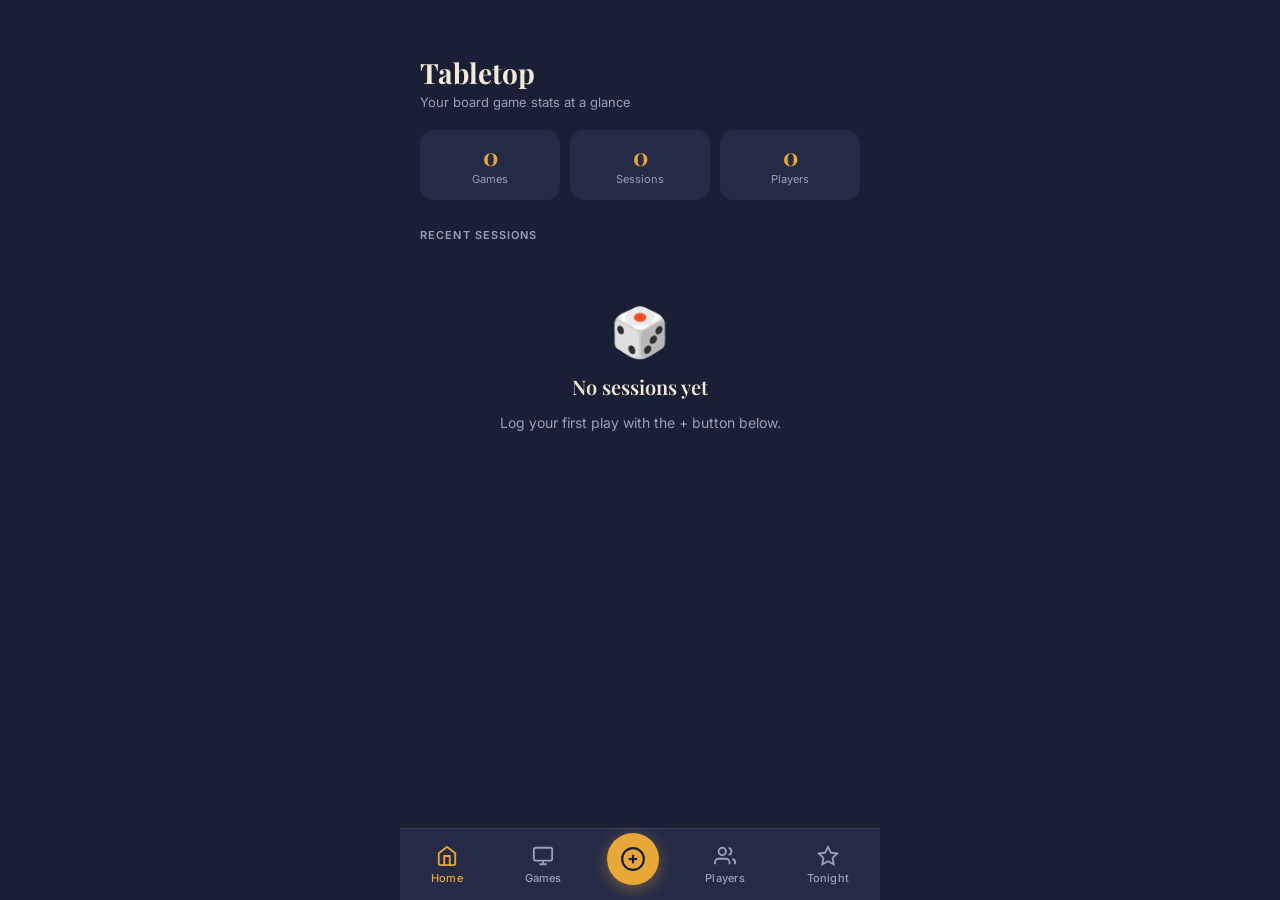
<file: boardgame-tracker-single.html>
<!DOCTYPE html>
<html lang="en">
<head>
  <meta charset="UTF-8" />
  <meta name="viewport" content="width=device-width, initial-scale=1.0, viewport-fit=cover" />
  <meta name="theme-color" content="#1a1f36" />
  <meta name="mobile-web-app-capable" content="yes" />
  <meta name="apple-mobile-web-app-capable" content="yes" />
  <meta name="apple-mobile-web-app-status-bar-style" content="black-translucent" />
  <title>Tabletop</title>
  <link rel="preconnect" href="https://fonts.googleapis.com" />
  <link rel="preconnect" href="https://fonts.gstatic.com" crossorigin />
  <link href="https://fonts.googleapis.com/css2?family=Playfair+Display:wght@600;700&family=Inter:wght@400;500;600&display=swap" rel="stylesheet" />
<style>
/* ── Tokens ─────────────────────────────────────────────── */
:root {
  --navy:    #1a1f36;
  --navy-light: #252b47;
  --navy-mid: #2f3660;
  --card:    #f0ead6;
  --card-dark: #e4dcc4;
  --amber:   #e8a838;
  --amber-dim: #c4872a;
  --green:   #4a9b6f;
  --red:     #c44536;
  --text-primary: #1a1f36;
  --text-secondary: #5a6070;
  --text-muted: #8a93a8;
  --text-on-dark: #f0ead6;
  --text-on-dark-muted: #9aa0b8;
  --radius-sm: 8px;
  --radius-md: 14px;
  --radius-lg: 20px;
  --nav-height: 72px;
  --safe-bottom: env(safe-area-inset-bottom, 0px);
}

*, *::before, *::after { box-sizing: border-box; margin: 0; padding: 0; }
html { font-size: 16px; -webkit-text-size-adjust: 100%; }
body {
  font-family: 'Inter', sans-serif;
  background: var(--navy);
  color: var(--text-on-dark);
  min-height: 100dvh;
  overflow-x: hidden;
}
button { cursor: pointer; border: none; background: none; font-family: inherit; }
input, select, textarea { font-family: inherit; }
img { display: block; max-width: 100%; }

#app {
  max-width: 480px;
  margin: 0 auto;
  min-height: 100dvh;
  position: relative;
}

.view {
  display: none;
  flex-direction: column;
  min-height: 100dvh;
  padding-bottom: calc(var(--nav-height) + var(--safe-bottom) + 8px);
}
.view.active { display: flex; }

/* ── Bottom nav ─────────────────────────────────────────── */
.bottom-nav {
  position: fixed;
  bottom: 0;
  left: 50%;
  transform: translateX(-50%);
  width: 100%;
  max-width: 480px;
  height: calc(var(--nav-height) + var(--safe-bottom));
  padding-bottom: var(--safe-bottom);
  background: var(--navy-light);
  border-top: 1px solid rgba(255,255,255,0.08);
  display: flex;
  align-items: center;
  justify-content: space-around;
  z-index: 100;
}
.nav-btn {
  display: flex;
  flex-direction: column;
  align-items: center;
  gap: 4px;
  padding: 8px 16px;
  color: var(--text-on-dark-muted);
  transition: color 0.15s;
  font-size: 11px;
  font-weight: 500;
  letter-spacing: 0.02em;
}
.nav-btn svg { width: 22px; height: 22px; }
.nav-btn.active, .nav-btn:hover { color: var(--amber); }
.nav-btn--log {
  background: var(--amber);
  color: var(--navy) !important;
  border-radius: 50%;
  width: 52px;
  height: 52px;
  padding: 0;
  display: flex;
  align-items: center;
  justify-content: center;
  margin-top: -12px;
  box-shadow: 0 4px 16px rgba(232,168,56,0.4);
}
.nav-btn--log svg { width: 26px; height: 26px; }
.nav-btn--log:hover { background: var(--amber-dim); }

/* ── Page header ────────────────────────────────────────── */
.page-header {
  padding: 56px 20px 20px;
}
.page-header h1 {
  font-family: 'Playfair Display', serif;
  font-size: 28px;
  font-weight: 700;
  color: var(--text-on-dark);
  line-height: 1.2;
}
.page-header p {
  font-size: 13px;
  color: var(--text-on-dark-muted);
  margin-top: 4px;
}

.section-label {
  font-size: 11px;
  font-weight: 600;
  letter-spacing: 0.1em;
  text-transform: uppercase;
  color: var(--text-on-dark-muted);
  padding: 0 20px;
  margin-bottom: 12px;
}

/* ── Stat pills ─────────────────────────────────────────── */
.stat-row {
  display: flex;
  gap: 10px;
  padding: 0 20px;
  margin-bottom: 28px;
}
.stat-pill {
  flex: 1;
  background: var(--navy-light);
  border-radius: var(--radius-md);
  padding: 14px 12px;
  text-align: center;
}
.stat-pill__value {
  font-family: 'Playfair Display', serif;
  font-size: 24px;
  font-weight: 700;
  color: var(--amber);
  line-height: 1;
}
.stat-pill__label {
  font-size: 11px;
  color: var(--text-on-dark-muted);
  margin-top: 4px;
}

/* ── Activity feed ──────────────────────────────────────── */
.activity-list {
  display: flex;
  flex-direction: column;
  gap: 10px;
  padding: 0 20px;
}
.activity-item {
  background: var(--navy-light);
  border-radius: var(--radius-md);
  padding: 14px 16px;
  display: flex;
  align-items: center;
  gap: 14px;
  cursor: pointer;
  transition: background 0.15s;
}
.activity-item:hover { background: var(--navy-mid); }
.activity-item__cover {
  width: 48px;
  height: 48px;
  border-radius: var(--radius-sm);
  background: var(--navy-mid);
  flex-shrink: 0;
  overflow: hidden;
  display: flex;
  align-items: center;
  justify-content: center;
  font-size: 22px;
}
.activity-item__cover img { width: 100%; height: 100%; object-fit: cover; }
.activity-item__body { flex: 1; min-width: 0; }
.activity-item__game {
  font-family: 'Playfair Display', serif;
  font-size: 15px;
  font-weight: 600;
  color: var(--text-on-dark);
  white-space: nowrap;
  overflow: hidden;
  text-overflow: ellipsis;
}
.activity-item__detail { font-size: 12px; color: var(--text-on-dark-muted); margin-top: 2px; }
.activity-item__winner { font-size: 12px; color: var(--amber); font-weight: 500; margin-top: 2px; }

/* ── Games grid ─────────────────────────────────────────── */
.games-grid {
  display: grid;
  grid-template-columns: 1fr 1fr;
  gap: 12px;
  padding: 0 20px;
}
.game-card {
  border-radius: var(--radius-md);
  overflow: hidden;
  background: var(--navy-light);
  cursor: pointer;
  transition: transform 0.15s;
  position: relative;
}
.game-card:active { transform: scale(0.97); }
.game-card__cover {
  width: 100%;
  aspect-ratio: 1;
  background: var(--navy-mid);
  display: flex;
  align-items: center;
  justify-content: center;
  font-size: 40px;
  overflow: hidden;
}
.game-card__cover img { width: 100%; height: 100%; object-fit: cover; }
.game-card__info { padding: 10px 12px 12px; }
.game-card__title {
  font-family: 'Playfair Display', serif;
  font-size: 13px;
  font-weight: 600;
  color: var(--text-on-dark);
  line-height: 1.3;
  white-space: nowrap;
  overflow: hidden;
  text-overflow: ellipsis;
}
.game-card__meta { font-size: 11px; color: var(--text-on-dark-muted); margin-top: 2px; }
.game-card__plays-badge {
  position: absolute;
  top: 8px;
  right: 8px;
  background: rgba(26,31,54,0.85);
  backdrop-filter: blur(4px);
  border-radius: 20px;
  padding: 3px 8px;
  font-size: 11px;
  font-weight: 600;
  color: var(--amber);
}

/* ── Players ────────────────────────────────────────────── */
.player-list { display: flex; flex-direction: column; gap: 10px; padding: 0 20px; }
.player-chip {
  background: var(--navy-light);
  border-radius: var(--radius-md);
  padding: 14px 16px;
  display: flex;
  align-items: center;
  gap: 14px;
  cursor: pointer;
  transition: background 0.15s;
}
.player-chip:hover { background: var(--navy-mid); }
.player-chip__avatar {
  width: 44px;
  height: 44px;
  border-radius: 50%;
  background: var(--navy-mid);
  display: flex;
  align-items: center;
  justify-content: center;
  font-size: 20px;
  flex-shrink: 0;
  border: 2px solid transparent;
}
.player-chip__avatar--admin { border-color: var(--amber); }
.player-chip__name { font-weight: 600; font-size: 15px; color: var(--text-on-dark); }
.player-chip__stats { font-size: 12px; color: var(--text-on-dark-muted); margin-top: 2px; }
.player-chip__arrow { margin-left: auto; color: var(--text-on-dark-muted); }

/* ── Buttons ────────────────────────────────────────────── */
.btn {
  display: inline-flex;
  align-items: center;
  justify-content: center;
  gap: 8px;
  padding: 12px 20px;
  border-radius: var(--radius-sm);
  font-size: 14px;
  font-weight: 600;
  transition: all 0.15s;
}
.btn--primary { background: var(--amber); color: var(--navy); }
.btn--primary:hover { background: var(--amber-dim); }
.btn--ghost { border: 1px solid rgba(255,255,255,0.15); color: var(--text-on-dark); }
.btn--ghost:hover { background: var(--navy-light); }
.btn--danger { background: var(--red); color: #fff; }
.btn--full { width: 100%; }

.add-btn {
  display: flex;
  align-items: center;
  gap: 10px;
  padding: 14px 20px;
  background: var(--navy-light);
  border-radius: var(--radius-md);
  color: var(--text-on-dark-muted);
  font-size: 14px;
  font-weight: 500;
  width: calc(100% - 40px);
  margin: 16px 20px 0;
  transition: background 0.15s;
}
.add-btn:hover { background: var(--navy-mid); color: var(--amber); }
.add-btn svg { width: 20px; height: 20px; }

/* ── Tonight ────────────────────────────────────────────── */
.tonight-filters { padding: 0 20px; display: flex; flex-direction: column; gap: 12px; margin-bottom: 24px; }
.filter-group label { font-size: 12px; font-weight: 500; color: var(--text-on-dark-muted); display: block; margin-bottom: 6px; }
.filter-group select {
  width: 100%;
  padding: 10px 14px;
  background: var(--navy-light);
  border: 1px solid rgba(255,255,255,0.1);
  border-radius: var(--radius-sm);
  color: var(--text-on-dark);
  font-size: 14px;
  appearance: none;
}
.suggestion-card {
  margin: 0 20px 12px;
  background: var(--navy-light);
  border-radius: var(--radius-md);
  overflow: hidden;
  display: flex;
  cursor: pointer;
  transition: background 0.15s;
}
.suggestion-card:hover { background: var(--navy-mid); }
.suggestion-card__cover {
  width: 80px;
  flex-shrink: 0;
  background: var(--navy-mid);
  display: flex;
  align-items: center;
  justify-content: center;
  font-size: 32px;
  overflow: hidden;
}
.suggestion-card__cover img { width: 100%; height: 100%; object-fit: cover; }
.suggestion-card__body { padding: 14px 16px; flex: 1; }
.suggestion-card__title { font-family: 'Playfair Display', serif; font-size: 16px; font-weight: 600; color: var(--text-on-dark); }
.suggestion-card__meta { font-size: 12px; color: var(--text-on-dark-muted); margin-top: 4px; }
.suggestion-card__tag {
  display: inline-block;
  margin-top: 8px;
  padding: 3px 8px;
  border-radius: 20px;
  font-size: 11px;
  font-weight: 600;
  background: rgba(232,168,56,0.15);
  color: var(--amber);
}

/* ── Modals ─────────────────────────────────────────────── */
.modal-overlay {
  position: fixed;
  inset: 0;
  background: rgba(10,12,26,0.85);
  z-index: 200;
  backdrop-filter: blur(3px);
}
.modal-overlay.hidden { display: none; }
.modal {
  position: fixed;
  bottom: 0;
  left: 50%;
  transform: translateX(-50%);
  width: 100%;
  max-width: 480px;
  background: var(--navy-light);
  border-radius: var(--radius-lg) var(--radius-lg) 0 0;
  z-index: 210;
  max-height: 92dvh;
  overflow-y: auto;
  padding: 24px 20px calc(32px + var(--safe-bottom));
}
.modal.hidden { display: none; }
.modal__handle {
  width: 36px;
  height: 4px;
  background: rgba(255,255,255,0.2);
  border-radius: 2px;
  margin: 0 auto 20px;
}
.modal__title {
  font-family: 'Playfair Display', serif;
  font-size: 22px;
  font-weight: 700;
  color: var(--text-on-dark);
  margin-bottom: 20px;
}
.modal__close {
  position: absolute;
  top: 20px;
  right: 20px;
  color: var(--text-on-dark-muted);
  padding: 4px;
}
.modal__close svg { width: 22px; height: 22px; }

/* ── Forms ──────────────────────────────────────────────── */
.form-group { margin-bottom: 16px; }
.form-group label {
  display: block;
  font-size: 12px;
  font-weight: 600;
  color: var(--text-on-dark-muted);
  margin-bottom: 6px;
  letter-spacing: 0.05em;
  text-transform: uppercase;
}
.form-group input,
.form-group select,
.form-group textarea {
  width: 100%;
  padding: 12px 14px;
  background: var(--navy-mid);
  border: 1px solid rgba(255,255,255,0.1);
  border-radius: var(--radius-sm);
  color: var(--text-on-dark);
  font-size: 15px;
  outline: none;
  transition: border-color 0.15s;
}
.form-group input:focus,
.form-group select:focus { border-color: var(--amber); }
.form-group input::placeholder { color: var(--text-on-dark-muted); }
.form-group select { appearance: none; }

.bgg-results { background: var(--navy-mid); border-radius: var(--radius-sm); overflow: hidden; margin-top: 4px; }
.bgg-result-item {
  display: flex;
  align-items: center;
  gap: 12px;
  padding: 10px 14px;
  cursor: pointer;
  border-bottom: 1px solid rgba(255,255,255,0.06);
  transition: background 0.1s;
}
.bgg-result-item:last-child { border-bottom: none; }
.bgg-result-item:hover { background: rgba(255,255,255,0.05); }
.bgg-result-item__name { font-size: 14px; font-weight: 500; color: var(--text-on-dark); }
.bgg-result-item__year { font-size: 12px; color: var(--text-on-dark-muted); }

/* ── Player toggles ─────────────────────────────────────── */
.player-select-grid { display: flex; flex-wrap: wrap; gap: 8px; }
.player-toggle {
  padding: 8px 14px;
  border-radius: 20px;
  border: 1px solid rgba(255,255,255,0.15);
  color: var(--text-on-dark-muted);
  font-size: 13px;
  font-weight: 500;
  transition: all 0.15s;
  display: flex;
  align-items: center;
  gap: 6px;
}
.player-toggle.selected {
  background: rgba(232,168,56,0.15);
  border-color: var(--amber);
  color: var(--amber);
}

/* ── Achievements ───────────────────────────────────────── */
.achievement-list { display: flex; flex-direction: column; gap: 10px; padding: 0 20px; }
.achievement-item {
  background: var(--navy-light);
  border-radius: var(--radius-md);
  padding: 14px 16px;
  display: flex;
  align-items: center;
  gap: 14px;
}
.achievement-item__icon {
  width: 44px;
  height: 44px;
  border-radius: 50%;
  background: var(--navy-mid);
  display: flex;
  align-items: center;
  justify-content: center;
  font-size: 20px;
  flex-shrink: 0;
}
.achievement-item--earned .achievement-item__icon { background: rgba(232,168,56,0.15); }
.achievement-item__title { font-weight: 600; font-size: 14px; color: var(--text-on-dark); }
.achievement-item--locked .achievement-item__title { color: var(--text-on-dark-muted); }
.achievement-item__desc { font-size: 12px; color: var(--text-on-dark-muted); margin-top: 2px; }

/* ── Win rate bars ──────────────────────────────────────── */
.win-rate-bar { margin-bottom: 12px; }
.win-rate-bar__header { display: flex; justify-content: space-between; font-size: 13px; color: var(--text-on-dark); margin-bottom: 6px; }
.win-rate-bar__pct { font-weight: 600; color: var(--amber); }
.win-rate-bar__track { height: 6px; background: var(--navy-mid); border-radius: 3px; overflow: hidden; }
.win-rate-bar__fill { height: 100%; background: var(--amber); border-radius: 3px; transition: width 0.6s ease; }

/* ── Complexity dots ────────────────────────────────────── */
.complexity-dots { display: flex; gap: 3px; }
.complexity-dot { width: 8px; height: 8px; border-radius: 50%; background: var(--navy-mid); }
.complexity-dot.filled { background: var(--amber); }

/* ── Empty state ────────────────────────────────────────── */
.empty-state {
  display: flex;
  flex-direction: column;
  align-items: center;
  justify-content: center;
  padding: 48px 20px;
  text-align: center;
  gap: 12px;
}
.empty-state__icon { font-size: 48px; }
.empty-state__title { font-family: 'Playfair Display', serif; font-size: 20px; font-weight: 600; color: var(--text-on-dark); }
.empty-state__body { font-size: 14px; color: var(--text-on-dark-muted); line-height: 1.6; }

.divider { height: 1px; background: rgba(255,255,255,0.07); margin: 24px 20px; }
.text-amber { color: var(--amber); }
.text-muted { color: var(--text-on-dark-muted); }
</style>
</head>
<body>
<div id="app">
  <div id="view-home" class="view active"></div>
  <div id="view-games" class="view"></div>
  <div id="view-players" class="view"></div>
  <div id="view-tonight" class="view"></div>

  <div id="modal-overlay" class="modal-overlay hidden"></div>
  <div id="modal-game-detail" class="modal hidden"></div>
  <div id="modal-player-detail" class="modal hidden"></div>
  <div id="modal-add-game" class="modal hidden"></div>
  <div id="modal-add-player" class="modal hidden"></div>
  <div id="modal-log-play" class="modal hidden"></div>

  <nav class="bottom-nav">
    <button class="nav-btn active" data-view="home">
      <svg viewBox="0 0 24 24" fill="none" stroke="currentColor" stroke-width="2"><path d="M3 9l9-7 9 7v11a2 2 0 01-2 2H5a2 2 0 01-2-2z"/><polyline points="9,22 9,12 15,12 15,22"/></svg>
      <span>Home</span>
    </button>
    <button class="nav-btn" data-view="games">
      <svg viewBox="0 0 24 24" fill="none" stroke="currentColor" stroke-width="2"><rect x="2" y="3" width="20" height="14" rx="2"/><path d="M8 21h8M12 17v4"/></svg>
      <span>Games</span>
    </button>
    <button class="nav-btn nav-btn--log" id="btn-log">
      <svg viewBox="0 0 24 24" fill="none" stroke="currentColor" stroke-width="2"><circle cx="12" cy="12" r="10"/><line x1="12" y1="8" x2="12" y2="16"/><line x1="8" y1="12" x2="16" y2="12"/></svg>
    </button>
    <button class="nav-btn" data-view="players">
      <svg viewBox="0 0 24 24" fill="none" stroke="currentColor" stroke-width="2"><path d="M17 21v-2a4 4 0 00-4-4H5a4 4 0 00-4 4v2"/><circle cx="9" cy="7" r="4"/><path d="M23 21v-2a4 4 0 00-3-3.87M16 3.13a4 4 0 010 7.75"/></svg>
      <span>Players</span>
    </button>
    <button class="nav-btn" data-view="tonight">
      <svg viewBox="0 0 24 24" fill="none" stroke="currentColor" stroke-width="2"><polygon points="12,2 15.09,8.26 22,9.27 17,14.14 18.18,21.02 12,17.77 5.82,21.02 7,14.14 2,9.27 8.91,8.26"/></svg>
      <span>Tonight</span>
    </button>
  </nav>
</div>

<script>
// ── db.js ────────────────────────────────────────────────
const KEYS = { GAMES:'tt_games', PLAYERS:'tt_players', SESSIONS:'tt_sessions', ACHIEVEMENTS:'tt_achievements' };
function load(key) { try { return JSON.parse(localStorage.getItem(key)) || []; } catch { return []; } }
function save(key, data) { localStorage.setItem(key, JSON.stringify(data)); }
function uuid() { return crypto.randomUUID ? crypto.randomUUID() : Math.random().toString(36).slice(2) + Date.now().toString(36); }

const db = {
  getGames() { return load(KEYS.GAMES); },
  getGame(id) { return this.getGames().find(g => g.id === id) || null; },
  addGame(game) { const games = this.getGames(); const n = { ...game, id: uuid(), addedAt: new Date().toISOString() }; games.push(n); save(KEYS.GAMES, games); return n; },
  updateGame(id, changes) { save(KEYS.GAMES, this.getGames().map(g => g.id === id ? { ...g, ...changes } : g)); },
  deleteGame(id) { save(KEYS.GAMES, this.getGames().filter(g => g.id !== id)); save(KEYS.SESSIONS, this.getSessions().filter(s => s.gameId !== id)); },

  getPlayers() { return load(KEYS.PLAYERS); },
  getPlayer(id) { return this.getPlayers().find(p => p.id === id) || null; },
  addPlayer(player) { const players = this.getPlayers(); const n = { ...player, id: uuid(), addedAt: new Date().toISOString() }; players.push(n); save(KEYS.PLAYERS, players); return n; },
  deletePlayer(id) { save(KEYS.PLAYERS, this.getPlayers().filter(p => p.id !== id)); },

  getSessions() { return load(KEYS.SESSIONS); },
  getSessionsForGame(gameId) { return this.getSessions().filter(s => s.gameId === gameId); },
  getSessionsForPlayer(playerId) { return this.getSessions().filter(s => s.players.includes(playerId)); },
  addSession(session) { const sessions = this.getSessions(); const n = { ...session, id: uuid(), loggedAt: new Date().toISOString() }; sessions.push(n); save(KEYS.SESSIONS, sessions); return n; },
  deleteSession(id) { save(KEYS.SESSIONS, this.getSessions().filter(s => s.id !== id)); },

  getAchievements() { return load(KEYS.ACHIEVEMENTS); },
  saveAchievements(a) { save(KEYS.ACHIEVEMENTS, a); },

  getWinRate(playerId, gameId = null) {
    let sessions = this.getSessionsForPlayer(playerId);
    if (gameId) sessions = sessions.filter(s => s.gameId === gameId);
    if (!sessions.length) return null;
    const wins = sessions.filter(s => s.winners.includes(playerId)).length;
    return { wins, plays: sessions.length, rate: Math.round((wins / sessions.length) * 100) };
  },
  getGameHealth(gameId) {
    const sessions = this.getSessionsForGame(gameId);
    if (!sessions.length) return { plays: 0, lastPlayed: null };
    const sorted = [...sessions].sort((a, b) => new Date(b.date) - new Date(a.date));
    return { plays: sessions.length, lastPlayed: sorted[0].date };
  },
  getRecentSessions(limit = 10) {
    return [...this.getSessions()].sort((a, b) => new Date(b.date) - new Date(a.date)).slice(0, limit);
  },
  getGamesForTonight(playerCount, maxComplexity) {
    return this.getGames().filter(g => {
      const countOk = g.minPlayers <= playerCount && g.maxPlayers >= playerCount;
      const complexOk = maxComplexity === 'any' || g.complexity <= parseFloat(maxComplexity);
      return countOk && complexOk;
    });
  },
};

// ── bgg.js ───────────────────────────────────────────────
const BGG_PROXY = 'https://api.allorigins.win/raw?url=';
const BGG_BASE  = 'https://boardgamegeek.com/xmlapi2';
const bgg = {
  async search(query) {
    const url = `${BGG_BASE}/search?query=${encodeURIComponent(query)}&type=boardgame`;
    try {
      const res = await fetch(`${BGG_PROXY}${encodeURIComponent(url)}`);
      const text = await res.text();
      const xml = new DOMParser().parseFromString(text, 'text/xml');
      return [...xml.querySelectorAll('item')].slice(0, 8).map(item => ({
        bggId: item.getAttribute('id'),
        title: item.querySelector('name[type="primary"]')?.getAttribute('value') || 'Unknown',
        year: item.querySelector('yearpublished')?.getAttribute('value') || '',
      }));
    } catch { return []; }
  },
  async getGame(bggId) {
    const url = `${BGG_BASE}/thing?id=${bggId}&stats=1`;
    try {
      const res = await fetch(`${BGG_PROXY}${encodeURIComponent(url)}`);
      const text = await res.text();
      const xml = new DOMParser().parseFromString(text, 'text/xml');
      const item = xml.querySelector('item');
      if (!item) return null;
      return {
        bggId,
        title: item.querySelector('name[type="primary"]')?.getAttribute('value') || 'Unknown',
        year: item.querySelector('yearpublished')?.getAttribute('value') || '',
        thumbUrl: item.querySelector('thumbnail')?.textContent?.trim() || '',
        coverUrl: item.querySelector('image')?.textContent?.trim() || '',
        minPlayers: parseInt(item.querySelector('minplayers')?.getAttribute('value')) || 1,
        maxPlayers: parseInt(item.querySelector('maxplayers')?.getAttribute('value')) || 4,
        complexity: Math.round((parseFloat(item.querySelector('averageweight')?.getAttribute('value')) || 2.5) * 10) / 10,
      };
    } catch { return null; }
  },
};

// ── achievements.js ──────────────────────────────────────
const ACHIEVEMENT_DEFS = [
  { id:'FIRST_BLOOD', title:'First Blood', desc:'Win your very first game', icon:'🏆',
    check: (pid, s) => s.filter(x => x.winners.includes(pid)).length >= 1 },
  { id:'VETERAN', title:'Veteran', desc:'Play the same game 10 times', icon:'🎖️',
    check: (pid, s) => { const c={}; s.filter(x=>x.players.includes(pid)).forEach(x=>{c[x.gameId]=(c[x.gameId]||0)+1;}); return Object.values(c).some(v=>v>=10); }},
  { id:'SOCIAL', title:'Social Butterfly', desc:'Play with 5 different players', icon:'🦋',
    check: (pid, s) => { const o=new Set(); s.filter(x=>x.players.includes(pid)).forEach(x=>x.players.forEach(p=>{if(p!==pid)o.add(p);})); return o.size>=5; }},
  { id:'COLLECTOR', title:'Collector', desc:'Play 10 different games', icon:'📦',
    check: (pid, s) => new Set(s.filter(x=>x.players.includes(pid)).map(x=>x.gameId)).size >= 10 },
  { id:'UNLUCKY', title:'Unlucky Streak', desc:'Play 10 sessions without a single win', icon:'😬',
    check: (pid, s) => { const m=s.filter(x=>x.players.includes(pid)); return m.length>=10 && m.filter(x=>x.winners.includes(pid)).length===0; }},
  { id:'DOMINATOR', title:'Dominator', desc:'Win 5 sessions in a row', icon:'👑',
    check: (pid, s) => { const m=[...s.filter(x=>x.players.includes(pid))].sort((a,b)=>new Date(a.date)-new Date(b.date)); let streak=0; for(const x of m){if(x.winners.includes(pid)){streak++;if(streak>=5)return true;}else streak=0;} return false; }},
  { id:'COOP_CHAMP', title:'Co-op Champion', desc:'Win 5 co-op sessions', icon:'🤝',
    check: (pid, s) => s.filter(x=>x.isCoop&&x.players.includes(pid)&&x.winners.includes(pid)).length>=5 },
  { id:'MARATHON', title:'Marathon', desc:'Play a session lasting over 3 hours', icon:'⏱️',
    check: (pid, s) => s.some(x=>x.players.includes(pid)&&x.durationMinutes>=180) },
];

const achievements = {
  getForPlayer(playerId) {
    const sessions = db.getSessions();
    const earned = new Set(db.getAchievements().filter(a=>a.playerId===playerId).map(a=>a.type));
    return ACHIEVEMENT_DEFS.map(def => ({
      ...def,
      earned: earned.has(def.id),
      earnedAt: db.getAchievements().find(a=>a.playerId===playerId&&a.type===def.id)?.earnedAt||null,
    }));
  },
  recalculate() {
    const sessions = db.getSessions();
    const existing = db.getAchievements();
    const newOnes = [];
    for (const player of db.getPlayers()) {
      for (const def of ACHIEVEMENT_DEFS) {
        if (!existing.some(a=>a.playerId===player.id&&a.type===def.id) && def.check(player.id, sessions)) {
          newOnes.push({ id: uuid(), playerId: player.id, type: def.id, earnedAt: new Date().toISOString() });
        }
      }
    }
    if (newOnes.length) db.saveAchievements([...existing, ...newOnes]);
    return newOnes;
  },
};

// ── Helpers ──────────────────────────────────────────────
function complexityLabel(c) {
  if (c <= 1.5) return 'Light';
  if (c <= 2.5) return 'Medium-light';
  if (c <= 3.5) return 'Medium';
  if (c <= 4.5) return 'Heavy';
  return 'Expert';
}
function complexityDots(complexity) {
  const filled = Math.round(complexity);
  return Array.from({length:5},(_,i)=>`<div class="complexity-dot ${i<filled?'filled':''}"></div>`).join('');
}
function coverHTML(game, size='thumb') {
  const url = size==='full' ? game.coverUrl : game.thumbUrl;
  return url ? `<img src="${url}" alt="${game.title}" />` : `<span style="font-size:${size==='full'?'64':'36'}px">${game.coverEmoji||'🎲'}</span>`;
}
function formatDate(iso) {
  const d = new Date(iso);
  const diff = Math.floor((Date.now()-d)/86400000);
  if (diff===0) return 'Today';
  if (diff===1) return 'Yesterday';
  if (diff<7) return `${diff} days ago`;
  return d.toLocaleDateString('sv-SE',{month:'short',day:'numeric'});
}

// ── Views ────────────────────────────────────────────────
function renderHome() {
  const el = document.getElementById('view-home');
  const sessions = db.getRecentSessions(8);
  const games = db.getGames();
  const players = db.getPlayers();

  const recentHTML = sessions.length ? sessions.map(s => {
    const game = games.find(g => g.id === s.gameId);
    if (!game) return '';
    const winnerNames = s.winners.map(wid => { const p=players.find(pl=>pl.id===wid); return p?`${p.avatar} ${p.name}`:''; }).filter(Boolean).join(', ');
    const result = s.isCoop ? (s.winners.length?'🤝 Co-op win!':'💀 Co-op loss') : (winnerNames?`🏆 ${winnerNames}`:'No winner logged');
    return `
      <div class="activity-item" onclick="openGameDetail('${s.gameId}')">
        <div class="activity-item__cover">${coverHTML(game)}</div>
        <div class="activity-item__body">
          <div class="activity-item__game">${game.title}</div>
          <div class="activity-item__detail">${formatDate(s.date)} · ${s.players.length} players${s.durationMinutes?` · ${s.durationMinutes}m`:''}</div>
          <div class="activity-item__winner">${result}</div>
        </div>
      </div>`;
  }).join('') : `<div class="empty-state"><div class="empty-state__icon">🎲</div><div class="empty-state__title">No sessions yet</div><div class="empty-state__body">Log your first play with the + button below.</div></div>`;

  el.innerHTML = `
    <div class="page-header"><h1>Tabletop</h1><p>Your board game stats at a glance</p></div>
    <div class="stat-row">
      <div class="stat-pill"><div class="stat-pill__value">${games.length}</div><div class="stat-pill__label">Games</div></div>
      <div class="stat-pill"><div class="stat-pill__value">${db.getSessions().length}</div><div class="stat-pill__label">Sessions</div></div>
      <div class="stat-pill"><div class="stat-pill__value">${players.length}</div><div class="stat-pill__label">Players</div></div>
    </div>
    <div class="section-label">Recent sessions</div>
    <div class="activity-list">${recentHTML}</div>`;
}

function renderGames() {
  const el = document.getElementById('view-games');
  const games = db.getGames();
  const gamesHTML = games.length ? games.map(g => {
    const health = db.getGameHealth(g.id);
    return `
      <div class="game-card" onclick="openGameDetail('${g.id}')">
        <div class="game-card__cover">${coverHTML(g)}</div>
        ${health.plays?`<div class="game-card__plays-badge">${health.plays}×</div>`:''}
        <div class="game-card__info">
          <div class="game-card__title">${g.title}</div>
          <div class="game-card__meta">${g.minPlayers}–${g.maxPlayers}p · ${complexityLabel(g.complexity)}</div>
          <div class="complexity-dots" style="margin-top:6px">${complexityDots(g.complexity)}</div>
        </div>
      </div>`;
  }).join('') : `<div class="empty-state" style="grid-column:1/-1"><div class="empty-state__icon">📦</div><div class="empty-state__title">No games yet</div><div class="empty-state__body">Add your first game to start tracking.</div></div>`;

  el.innerHTML = `
    <div class="page-header"><h1>My Games</h1><p>${games.length} game${games.length!==1?'s':''} in your collection</p></div>
    <div class="games-grid">${gamesHTML}</div>
    <button class="add-btn" onclick="openAddGame()">
      <svg viewBox="0 0 24 24" fill="none" stroke="currentColor" stroke-width="2"><circle cx="12" cy="12" r="10"/><line x1="12" y1="8" x2="12" y2="16"/><line x1="8" y1="12" x2="16" y2="12"/></svg>
      Add a game
    </button>`;
}

function renderPlayers() {
  const el = document.getElementById('view-players');
  const players = db.getPlayers();
  const playersHTML = players.length ? players.map(p => {
    const stats = db.getWinRate(p.id);
    const sessions = db.getSessionsForPlayer(p.id);
    const statText = stats ? `${sessions.length} plays · ${stats.rate}% win rate` : `${sessions.length} plays`;
    return `
      <div class="player-chip" onclick="openPlayerDetail('${p.id}')">
        <div class="player-chip__avatar ${p.isAdmin?'player-chip__avatar--admin':''}">${p.avatar}</div>
        <div>
          <div class="player-chip__name">${p.name}${p.isAdmin?' <span style="color:var(--amber);font-size:11px">admin</span>':''}</div>
          <div class="player-chip__stats">${statText}</div>
        </div>
        <div class="player-chip__arrow"><svg width="16" height="16" viewBox="0 0 24 24" fill="none" stroke="currentColor" stroke-width="2"><polyline points="9,18 15,12 9,6"/></svg></div>
      </div>`;
  }).join('') : `<div class="empty-state"><div class="empty-state__icon">👥</div><div class="empty-state__title">No players yet</div><div class="empty-state__body">Add your group members to start tracking who wins.</div></div>`;

  el.innerHTML = `
    <div class="page-header"><h1>Players</h1><p>Your game group</p></div>
    <div class="player-list">${playersHTML}</div>
    <button class="add-btn" onclick="openAddPlayer()">
      <svg viewBox="0 0 24 24" fill="none" stroke="currentColor" stroke-width="2"><circle cx="12" cy="12" r="10"/><line x1="12" y1="8" x2="12" y2="16"/><line x1="8" y1="12" x2="16" y2="12"/></svg>
      Add a player
    </button>`;
}

function renderTonight() {
  const el = document.getElementById('view-tonight');
  const games = db.getGames();
  const maxP = Math.max(2, ...games.map(g => g.maxPlayers || 2), 10);
  el.innerHTML = `
    <div class="page-header"><h1>Tonight</h1><p>Find the right game for the evening</p></div>
    <div class="tonight-filters">
      <div class="filter-group">
        <label>How many players?</label>
        <select id="filter-players" onchange="filterTonight()">
          ${Array.from({length:Math.min(maxP,10)},(_,i)=>i+1).map(n=>`<option value="${n}">${n} player${n!==1?'s':''}</option>`).join('')}
        </select>
      </div>
      <div class="filter-group">
        <label>Complexity</label>
        <select id="filter-complexity" onchange="filterTonight()">
          <option value="any">Any complexity</option>
          <option value="2">Light (1–2)</option>
          <option value="3">Medium (up to 3)</option>
          <option value="4">Heavy (up to 4)</option>
          <option value="5">Expert (any)</option>
        </select>
      </div>
    </div>
    <div class="section-label">Suggestions</div>
    <div id="tonight-results"></div>`;
  filterTonight();
}

function filterTonight() {
  const playerCount = parseInt(document.getElementById('filter-players')?.value||2);
  const maxComplexity = document.getElementById('filter-complexity')?.value||'any';
  const games = db.getGamesForTonight(playerCount, maxComplexity);
  const container = document.getElementById('tonight-results');
  if (!container) return;
  if (!games.length) {
    container.innerHTML = `<div class="empty-state"><div class="empty-state__icon">🤔</div><div class="empty-state__title">No matches</div><div class="empty-state__body">Try adjusting the filters, or add more games.</div></div>`;
    return;
  }
  const withHealth = games.map(g=>({...g,health:db.getGameHealth(g.id)}));
  withHealth.sort((a,b)=>{
    if(!a.health.lastPlayed&&!b.health.lastPlayed) return 0;
    if(!a.health.lastPlayed) return -1;
    if(!b.health.lastPlayed) return 1;
    return new Date(a.health.lastPlayed)-new Date(b.health.lastPlayed);
  });
  container.innerHTML = withHealth.map(g=>{
    const tag = !g.health.lastPlayed ? 'Never played' : `Last played ${new Date(g.health.lastPlayed).toLocaleDateString('sv-SE',{month:'short',day:'numeric'})}`;
    return `
      <div class="suggestion-card" onclick="openGameDetail('${g.id}')">
        <div class="suggestion-card__cover">${coverHTML(g)}</div>
        <div class="suggestion-card__body">
          <div class="suggestion-card__title">${g.title}</div>
          <div class="suggestion-card__meta">${g.minPlayers}–${g.maxPlayers} players · ${complexityLabel(g.complexity)}</div>
          <div class="suggestion-card__tag">${tag}</div>
        </div>
      </div>`;
  }).join('');
}

// ── Modals ────────────────────────────────────────────────
function openGameDetail(gameId) {
  const game = db.getGame(gameId);
  if (!game) return;
  const sessions = db.getSessionsForGame(gameId);
  const players = db.getPlayers();
  const health = db.getGameHealth(gameId);
  const modal = document.getElementById('modal-game-detail');

  const playerStats = players
    .filter(p => sessions.some(s=>s.players.includes(p.id)))
    .map(p=>({...p, wr: db.getWinRate(p.id, gameId)}))
    .sort((a,b)=>(b.wr?.rate||0)-(a.wr?.rate||0));

  const winRatesHTML = playerStats.length ? playerStats.map(p=>`
    <div class="win-rate-bar">
      <div class="win-rate-bar__header">
        <span>${p.avatar} ${p.name}</span>
        <span class="win-rate-bar__pct">${p.wr.rate}% <span style="color:var(--text-on-dark-muted);font-weight:400">(${p.wr.wins}/${p.wr.plays})</span></span>
      </div>
      <div class="win-rate-bar__track"><div class="win-rate-bar__fill" style="width:${p.wr.rate}%"></div></div>
    </div>`).join('') : `<p class="text-muted" style="font-size:13px">No sessions logged yet.</p>`;

  const recentSessions = [...sessions].sort((a,b)=>new Date(b.date)-new Date(a.date)).slice(0,5);
  const sessionsHTML = recentSessions.map(s=>{
    const winnerNames = s.winners.map(wid=>{const p=players.find(pl=>pl.id===wid);return p?`${p.avatar} ${p.name}`:''}).filter(Boolean).join(', ');
    const result = s.isCoop ? (s.winners.length?'🤝 Co-op win':'💀 Co-op loss') : (winnerNames||'No winner');
    return `<div style="padding:10px 0;border-bottom:1px solid rgba(255,255,255,0.07)">
      <div style="font-size:12px;color:var(--text-on-dark-muted)">${new Date(s.date).toLocaleDateString('sv-SE',{year:'numeric',month:'short',day:'numeric'})}${s.durationMinutes?` · ${s.durationMinutes}m`:''} · ${s.players.length} players</div>
      <div style="font-size:12px;color:var(--amber);font-weight:500;margin-top:2px">${result}</div>
      ${s.notes?`<div style="font-size:11px;color:var(--text-on-dark-muted);margin-top:2px;font-style:italic">${s.notes}</div>`:''}
    </div>`;
  }).join('');

  const expansionsHTML = game.expansions?.length ? game.expansions.map(e=>`
    <div style="display:flex;align-items:center;gap:10px;padding:8px 0;border-bottom:1px solid rgba(255,255,255,0.07)">
      <span>${e.owned?'✅':'❌'}</span>
      <span style="font-size:14px;color:var(--text-on-dark)">${e.title}</span>
    </div>`).join('') : `<p class="text-muted" style="font-size:13px">No expansions tracked.</p>`;

  const fullCover = game.coverUrl
    ? `<img src="${game.coverUrl}" alt="${game.title}" style="width:100%;height:180px;object-fit:cover;border-radius:var(--radius-md);margin-bottom:20px" />`
    : `<div style="font-size:64px;text-align:center;padding:24px 0">${game.coverEmoji||'🎲'}</div>`;

  modal.innerHTML = `
    <div class="modal__handle"></div>
    <button class="modal__close" onclick="closeModal('modal-game-detail')">
      <svg viewBox="0 0 24 24" fill="none" stroke="currentColor" stroke-width="2"><line x1="18" y1="6" x2="6" y2="18"/><line x1="6" y1="6" x2="18" y2="18"/></svg>
    </button>
    ${fullCover}
    <div class="modal__title">${game.title}</div>
    <div class="stat-row" style="padding:0;margin-bottom:20px">
      <div class="stat-pill"><div class="stat-pill__value">${health.plays}</div><div class="stat-pill__label">Plays</div></div>
      <div class="stat-pill"><div class="stat-pill__value">${game.minPlayers}–${game.maxPlayers}</div><div class="stat-pill__label">Players</div></div>
      <div class="stat-pill"><div class="stat-pill__value">${game.complexity}</div><div class="stat-pill__label">${complexityLabel(game.complexity)}</div></div>
    </div>
    ${health.lastPlayed?`<p style="font-size:12px;color:var(--text-on-dark-muted);margin-bottom:20px">Last played ${new Date(health.lastPlayed).toLocaleDateString('sv-SE',{year:'numeric',month:'short',day:'numeric'})}</p>`:''}
    <div class="section-label" style="padding:0;margin-bottom:12px">Win rates</div>
    <div style="margin-bottom:24px">${winRatesHTML}</div>
    ${recentSessions.length?`<div class="section-label" style="padding:0;margin-bottom:12px">Recent sessions</div><div style="margin-bottom:24px">${sessionsHTML}</div>`:''}
    <div class="section-label" style="padding:0;margin-bottom:12px">Expansions</div>
    <div style="margin-bottom:24px">${expansionsHTML}</div>
    <button class="btn btn--primary btn--full" onclick="closeModal('modal-game-detail');openLogPlay('${gameId}')">Log a session</button>
    <div style="margin-top:10px">
      <button class="btn btn--ghost btn--full" onclick="if(confirm('Delete ${game.title.replace(/'/g,"\\'")}?')){db.deleteGame('${gameId}');closeModal('modal-game-detail');renderAll();}">Delete game</button>
    </div>`;
  openModal('modal-game-detail');
}

function openPlayerDetail(playerId) {
  const player = db.getPlayer(playerId);
  if (!player) return;
  const modal = document.getElementById('modal-player-detail');
  const sessions = db.getSessionsForPlayer(playerId);
  const games = db.getGames();
  const overall = db.getWinRate(playerId);

  const playedGames = games.filter(g=>sessions.some(s=>s.gameId===g.id));
  const gameStatsHTML = playedGames.map(g=>{
    const wr = db.getWinRate(playerId, g.id);
    return `<div class="win-rate-bar">
      <div class="win-rate-bar__header">
        <span style="font-size:13px">${g.coverEmoji||'🎲'} ${g.title}</span>
        <span class="win-rate-bar__pct">${wr.rate}% <span style="color:var(--text-on-dark-muted);font-weight:400">(${wr.wins}/${wr.plays})</span></span>
      </div>
      <div class="win-rate-bar__track"><div class="win-rate-bar__fill" style="width:${wr.rate}%"></div></div>
    </div>`;
  }).join('') || `<p class="text-muted" style="font-size:13px">No sessions yet.</p>`;

  const playerAchievements = achievements.getForPlayer(playerId);
  const earnedCount = playerAchievements.filter(a=>a.earned).length;
  const achievementsHTML = playerAchievements.map(a=>`
    <div class="achievement-item ${a.earned?'achievement-item--earned':'achievement-item--locked'}">
      <div class="achievement-item__icon">${a.earned?a.icon:'🔒'}</div>
      <div>
        <div class="achievement-item__title">${a.title}</div>
        <div class="achievement-item__desc">${a.desc}</div>
        ${a.earned&&a.earnedAt?`<div style="font-size:11px;color:var(--amber);margin-top:2px">${new Date(a.earnedAt).toLocaleDateString('sv-SE')}</div>`:''}
      </div>
    </div>`).join('');

  modal.innerHTML = `
    <div class="modal__handle"></div>
    <button class="modal__close" onclick="closeModal('modal-player-detail')">
      <svg viewBox="0 0 24 24" fill="none" stroke="currentColor" stroke-width="2"><line x1="18" y1="6" x2="6" y2="18"/><line x1="6" y1="6" x2="18" y2="18"/></svg>
    </button>
    <div style="display:flex;align-items:center;gap:16px;margin-bottom:24px">
      <div style="width:64px;height:64px;border-radius:50%;background:var(--navy-mid);display:flex;align-items:center;justify-content:center;font-size:32px;border:2px solid ${player.isAdmin?'var(--amber)':'transparent'}">${player.avatar}</div>
      <div>
        <div class="modal__title" style="margin-bottom:0">${player.name}</div>
        ${player.isAdmin?`<div style="font-size:12px;color:var(--amber)">Admin</div>`:''}
      </div>
    </div>
    <div class="stat-row" style="padding:0;margin-bottom:24px">
      <div class="stat-pill"><div class="stat-pill__value">${sessions.length}</div><div class="stat-pill__label">Sessions</div></div>
      <div class="stat-pill"><div class="stat-pill__value">${overall?overall.wins:0}</div><div class="stat-pill__label">Wins</div></div>
      <div class="stat-pill"><div class="stat-pill__value">${overall?overall.rate+'%':'–'}</div><div class="stat-pill__label">Win rate</div></div>
      <div class="stat-pill"><div class="stat-pill__value">${earnedCount}</div><div class="stat-pill__label">Achievements</div></div>
    </div>
    <div class="section-label" style="padding:0;margin-bottom:12px">By game</div>
    <div style="margin-bottom:24px">${gameStatsHTML}</div>
    <div class="section-label" style="padding:0;margin-bottom:12px">Achievements</div>
    <div class="achievement-list" style="padding:0">${achievementsHTML}</div>`;
  openModal('modal-player-detail');
}

// Add game modal
let bggSearchTimeout = null;
let selectedBggGame = null;
let expansionCount = 0;

function openAddGame() {
  selectedBggGame = null;
  expansionCount = 0;
  const modal = document.getElementById('modal-add-game');
  modal.innerHTML = `
    <div class="modal__handle"></div>
    <button class="modal__close" onclick="closeModal('modal-add-game')">
      <svg viewBox="0 0 24 24" fill="none" stroke="currentColor" stroke-width="2"><line x1="18" y1="6" x2="6" y2="18"/><line x1="6" y1="6" x2="18" y2="18"/></svg>
    </button>
    <div class="modal__title">Add a game</div>
    <div class="form-group">
      <label>Search BoardGameGeek</label>
      <input type="text" id="bgg-search-input" placeholder="e.g. Spirit Island" oninput="onBggSearch(this.value)" autocomplete="off" />
      <div id="bgg-search-results" class="bgg-results" style="display:none"></div>
    </div>
    <div id="selected-game-preview" style="display:none;margin-bottom:16px;background:var(--navy-mid);border-radius:var(--radius-sm);padding:12px 14px">
      <div style="font-size:13px;color:var(--amber);font-weight:600;margin-bottom:4px">Selected</div>
      <div id="selected-game-name" style="font-size:15px;font-weight:600;color:var(--text-on-dark)"></div>
      <div id="selected-game-meta" style="font-size:12px;color:var(--text-on-dark-muted);margin-top:2px"></div>
    </div>
    <div class="form-group">
      <label>Or enter manually</label>
      <input type="text" id="manual-game-title" placeholder="Game title" />
    </div>
    <div style="display:grid;grid-template-columns:1fr 1fr;gap:12px">
      <div class="form-group"><label>Min players</label><input type="number" id="game-min-players" value="2" min="1" max="20" /></div>
      <div class="form-group"><label>Max players</label><input type="number" id="game-max-players" value="4" min="1" max="20" /></div>
    </div>
    <div class="form-group"><label>Complexity (1–5)</label><input type="number" id="game-complexity" value="2.5" min="1" max="5" step="0.5" /></div>
    <div class="form-group">
      <label>Game type</label>
      <select id="game-coop">
        <option value="false">Competitive</option>
        <option value="true">Co-op</option>
      </select>
    </div>
    <div class="form-group"><label>Cover emoji (fallback)</label><input type="text" id="game-emoji" placeholder="🎲" maxlength="2" /></div>
    <div style="margin-bottom:8px">
      <div class="section-label" style="padding:0;margin-bottom:8px">Expansions</div>
      <div id="expansion-list"></div>
      <button type="button" onclick="addExpansionField()" style="font-size:13px;color:var(--amber);padding:8px 0">+ Add expansion</button>
    </div>
    <div style="margin-top:20px">
      <button class="btn btn--primary btn--full" onclick="saveGame()">Add to collection</button>
    </div>`;
  openModal('modal-add-game');
}

function onBggSearch(query) {
  clearTimeout(bggSearchTimeout);
  if (query.length < 2) { document.getElementById('bgg-search-results').style.display='none'; return; }
  bggSearchTimeout = setTimeout(async () => {
    const results = await bgg.search(query);
    const container = document.getElementById('bgg-search-results');
    if (!results.length) { container.style.display='none'; return; }
    container.innerHTML = results.map(r=>`
      <div class="bgg-result-item" onclick="selectBggGame('${r.bggId}','${r.title.replace(/'/g,"\\'")}','${r.year}')">
        <div><div class="bgg-result-item__name">${r.title}</div><div class="bgg-result-item__year">${r.year}</div></div>
      </div>`).join('');
    container.style.display = 'block';
  }, 400);
}

async function selectBggGame(bggId, title, year) {
  document.getElementById('bgg-search-results').style.display = 'none';
  document.getElementById('bgg-search-input').value = title;
  const preview = document.getElementById('selected-game-preview');
  document.getElementById('selected-game-name').textContent = title;
  document.getElementById('selected-game-meta').textContent = 'Fetching details…';
  preview.style.display = 'block';
  const data = await bgg.getGame(bggId);
  if (data) {
    selectedBggGame = data;
    document.getElementById('manual-game-title').value = data.title;
    document.getElementById('game-min-players').value = data.minPlayers;
    document.getElementById('game-max-players').value = data.maxPlayers;
    document.getElementById('game-complexity').value = data.complexity;
    document.getElementById('selected-game-meta').textContent = `${data.minPlayers}–${data.maxPlayers} players · Complexity ${data.complexity} · ${year}`;
  } else {
    document.getElementById('selected-game-meta').textContent = 'Could not fetch details — fill in manually.';
  }
}

function addExpansionField() {
  const id = ++expansionCount;
  const list = document.getElementById('expansion-list');
  const div = document.createElement('div');
  div.style.cssText = 'display:flex;gap:8px;align-items:center;margin-bottom:8px';
  div.innerHTML = `
    <input type="text" placeholder="Expansion name" id="exp-title-${id}" style="flex:1;padding:10px 14px;background:var(--navy-mid);border:1px solid rgba(255,255,255,0.1);border-radius:var(--radius-sm);color:var(--text-on-dark);font-size:14px;outline:none" />
    <label style="display:flex;align-items:center;gap:6px;font-size:13px;color:var(--text-on-dark-muted);white-space:nowrap"><input type="checkbox" id="exp-owned-${id}" checked /> Owned</label>
    <button onclick="this.parentNode.remove()" style="color:var(--red);font-size:18px;padding:4px">×</button>`;
  list.appendChild(div);
}

function saveGame() {
  const title = document.getElementById('manual-game-title')?.value?.trim() || selectedBggGame?.title;
  if (!title) { alert('Please enter a game title.'); return; }
  const expansions = [];
  document.querySelectorAll('[id^="exp-title-"]').forEach(input => {
    const num = input.id.split('-').pop();
    const expTitle = input.value.trim();
    if (expTitle) expansions.push({ id: uuid(), title: expTitle, owned: document.getElementById(`exp-owned-${num}`)?.checked ?? true });
  });
  db.addGame({
    title,
    bggId: selectedBggGame?.bggId || null,
    coverUrl: selectedBggGame?.coverUrl || '',
    thumbUrl: selectedBggGame?.thumbUrl || '',
    minPlayers: parseInt(document.getElementById('game-min-players').value) || 2,
    maxPlayers: parseInt(document.getElementById('game-max-players').value) || 4,
    complexity: parseFloat(document.getElementById('game-complexity').value) || 2.5,
    isCoop: document.getElementById('game-coop').value === 'true',
    coverEmoji: document.getElementById('game-emoji').value || '🎲',
    expansions,
  });
  closeModal('modal-add-game');
  renderAll();
}

// Add player modal
const EMOJIS = ['🧙','🧝','🧌','🧟','🏴‍☠️','🤠','👾','🦊','🐉','🌙','⚡','🎩','🦁','🐺','🦅'];

function openAddPlayer() {
  const modal = document.getElementById('modal-add-player');
  const isFirst = db.getPlayers().length === 0;
  modal.innerHTML = `
    <div class="modal__handle"></div>
    <button class="modal__close" onclick="closeModal('modal-add-player')">
      <svg viewBox="0 0 24 24" fill="none" stroke="currentColor" stroke-width="2"><line x1="18" y1="6" x2="6" y2="18"/><line x1="6" y1="6" x2="18" y2="18"/></svg>
    </button>
    <div class="modal__title">Add a player</div>
    <div class="form-group"><label>Name</label><input type="text" id="player-name" placeholder="e.g. Sebastian" autocomplete="off" /></div>
    <div class="form-group">
      <label>Avatar</label>
      <div style="display:flex;flex-wrap:wrap;gap:8px;margin-top:4px" id="emoji-picker">
        ${EMOJIS.map(e=>`<button type="button" onclick="selectEmoji('${e}')" id="emoji-btn-${e}" style="font-size:24px;width:44px;height:44px;border-radius:var(--radius-sm);background:var(--navy-mid);border:2px solid transparent;transition:all 0.1s">${e}</button>`).join('')}
      </div>
      <input type="hidden" id="player-avatar" value="${EMOJIS[0]}" />
    </div>
    ${isFirst?`<div style="background:rgba(232,168,56,0.1);border:1px solid rgba(232,168,56,0.3);border-radius:var(--radius-sm);padding:12px 14px;margin-bottom:16px"><div style="font-size:13px;color:var(--amber);font-weight:600">First player = admin</div><div style="font-size:12px;color:var(--text-on-dark-muted);margin-top:4px">The first player added gets admin rights to log sessions and manage the collection.</div></div>`:''}
    <button class="btn btn--primary btn--full" onclick="savePlayer()">Add player</button>`;
  setTimeout(() => selectEmoji(EMOJIS[0]), 0);
  openModal('modal-add-player');
}

function selectEmoji(emoji) {
  EMOJIS.forEach(e => { const btn=document.getElementById(`emoji-btn-${e}`); if(btn) btn.style.borderColor='transparent'; });
  const sel = document.getElementById(`emoji-btn-${emoji}`);
  if (sel) sel.style.borderColor = 'var(--amber)';
  const input = document.getElementById('player-avatar');
  if (input) input.value = emoji;
}

function savePlayer() {
  const name = document.getElementById('player-name')?.value?.trim();
  if (!name) { alert('Please enter a name.'); return; }
  const avatar = document.getElementById('player-avatar')?.value || '🧙';
  const isFirst = db.getPlayers().length === 0;
  db.addPlayer({ name, avatar, isAdmin: isFirst });
  closeModal('modal-add-player');
  renderAll();
}

// Log play modal
let logSelectedPlayers = new Set();
let logSelectedWinners = new Set();

function openLogPlay(preselectedGameId = null) {
  logSelectedPlayers = new Set();
  logSelectedWinners = new Set();
  const games = db.getGames();
  const players = db.getPlayers();
  if (!games.length) { alert('Add a game first before logging a session.'); return; }
  if (!players.length) { alert('Add some players first before logging a session.'); return; }
  const modal = document.getElementById('modal-log-play');
  const today = new Date().toISOString().split('T')[0];
  modal.innerHTML = `
    <div class="modal__handle"></div>
    <button class="modal__close" onclick="closeModal('modal-log-play')">
      <svg viewBox="0 0 24 24" fill="none" stroke="currentColor" stroke-width="2"><line x1="18" y1="6" x2="6" y2="18"/><line x1="6" y1="6" x2="18" y2="18"/></svg>
    </button>
    <div class="modal__title">Log a session</div>
    <div class="form-group">
      <label>Game</label>
      <select id="log-game" onchange="renderWinnerPicker()">
        ${games.map(g=>`<option value="${g.id}" ${g.id===preselectedGameId?'selected':''}>${g.title}</option>`).join('')}
      </select>
    </div>
    <div class="form-group"><label>Date</label><input type="date" id="log-date" value="${today}" /></div>
    <div class="form-group"><label>Duration (minutes, optional)</label><input type="number" id="log-duration" placeholder="e.g. 90" min="1" /></div>
    <div class="form-group">
      <label>Who played?</label>
      <div class="player-select-grid" id="log-players">
        ${players.map(p=>`<button type="button" class="player-toggle" id="log-player-${p.id}" onclick="toggleLogPlayer('${p.id}')">${p.avatar} ${p.name}</button>`).join('')}
      </div>
    </div>
    <div class="form-group">
      <label id="log-winner-label">Who won?</label>
      <div class="player-select-grid" id="log-winners"><span style="font-size:13px;color:var(--text-on-dark-muted)">Select players above first</span></div>
    </div>
    <div class="form-group"><label>Notes (optional)</label><input type="text" id="log-notes" placeholder="e.g. Used the promo card, first play" /></div>
    <button class="btn btn--primary btn--full" onclick="saveSession()">Save session</button>`;
  openModal('modal-log-play');
}

function toggleLogPlayer(playerId) {
  const btn = document.getElementById(`log-player-${playerId}`);
  if (logSelectedPlayers.has(playerId)) {
    logSelectedPlayers.delete(playerId);
    logSelectedWinners.delete(playerId);
    btn?.classList.remove('selected');
  } else {
    logSelectedPlayers.add(playerId);
    btn?.classList.add('selected');
  }
  renderWinnerPicker();
}

function toggleLogWinner(playerId) {
  const game = db.getGame(document.getElementById('log-game')?.value);
  if (!game?.isCoop) { logSelectedWinners.clear(); logSelectedWinners.add(playerId); }
  else { if(logSelectedWinners.has(playerId)) logSelectedWinners.delete(playerId); else logSelectedWinners.add(playerId); }
  renderWinnerPicker();
}

function renderWinnerPicker() {
  const container = document.getElementById('log-winners');
  const label = document.getElementById('log-winner-label');
  const game = db.getGame(document.getElementById('log-game')?.value);
  const isCoop = game?.isCoop || false;
  if (!container) return;
  if (!logSelectedPlayers.size) {
    container.innerHTML = '<span style="font-size:13px;color:var(--text-on-dark-muted)">Select players above first</span>';
    return;
  }
  if (label) label.textContent = isCoop ? 'Did everyone win?' : 'Who won?';
  const players = db.getPlayers().filter(p => logSelectedPlayers.has(p.id));
  container.innerHTML = players.map(p=>`
    <button type="button" class="player-toggle ${logSelectedWinners.has(p.id)?'selected':''}" onclick="toggleLogWinner('${p.id}')">${p.avatar} ${p.name}</button>`).join('');
  if (isCoop) container.innerHTML += `<button type="button" class="player-toggle ${logSelectedWinners.size===0?'selected':''}" onclick="logSelectedWinners.clear();renderWinnerPicker()">💀 Loss</button>`;
}

function saveSession() {
  const gameId = document.getElementById('log-game')?.value;
  const date = document.getElementById('log-date')?.value;
  const duration = parseInt(document.getElementById('log-duration')?.value) || null;
  const notes = document.getElementById('log-notes')?.value?.trim() || '';
  const game = db.getGame(gameId);
  if (!gameId || !date) { alert('Please select a game and date.'); return; }
  if (!logSelectedPlayers.size) { alert('Select at least one player.'); return; }
  db.addSession({ gameId, date, durationMinutes: duration, isCoop: game?.isCoop||false, players:[...logSelectedPlayers], winners:[...logSelectedWinners], notes });
  achievements.recalculate();
  closeModal('modal-log-play');
  renderAll();
}

// ── Navigation & modal management ────────────────────────
function navigateTo(viewName) {
  document.querySelectorAll('.view').forEach(v=>v.classList.remove('active'));
  document.querySelectorAll('.nav-btn[data-view]').forEach(b=>b.classList.remove('active'));
  const view = document.getElementById(`view-${viewName}`);
  const btn = document.querySelector(`.nav-btn[data-view="${viewName}"]`);
  if (view) view.classList.add('active');
  if (btn) btn.classList.add('active');
  const renderers = { home:renderHome, games:renderGames, players:renderPlayers, tonight:renderTonight };
  renderers[viewName]?.();
  window.scrollTo(0,0);
}

function renderAll() { renderCurrent(); }
function renderCurrent() {
  const active = document.querySelector('.view.active');
  if (!active) return;
  const name = active.id.replace('view-','');
  const renderers = { home:renderHome, games:renderGames, players:renderPlayers, tonight:renderTonight };
  renderers[name]?.();
}

function openModal(modalId) {
  document.getElementById('modal-overlay').classList.remove('hidden');
  document.getElementById(modalId).classList.remove('hidden');
  document.body.style.overflow = 'hidden';
}
function closeModal(modalId) {
  document.getElementById(modalId).classList.add('hidden');
  const anyOpen = [...document.querySelectorAll('.modal')].some(m=>!m.classList.contains('hidden'));
  if (!anyOpen) { document.getElementById('modal-overlay').classList.add('hidden'); document.body.style.overflow=''; }
}
function closeAllModals() {
  document.querySelectorAll('.modal').forEach(m=>m.classList.add('hidden'));
  document.getElementById('modal-overlay').classList.add('hidden');
  document.body.style.overflow = '';
}

// ── Boot ─────────────────────────────────────────────────
document.addEventListener('DOMContentLoaded', () => {
  document.querySelectorAll('.nav-btn[data-view]').forEach(btn => {
    btn.addEventListener('click', () => navigateTo(btn.dataset.view));
  });
  document.getElementById('btn-log').addEventListener('click', openLogPlay);
  document.getElementById('modal-overlay').addEventListener('click', closeAllModals);

  navigateTo('home');

  // Seed demo data once if empty
  if (!db.getPlayers().length && !db.getGames().length) seedDemoData();
});

function seedDemoData() {
  const p1 = db.addPlayer({ name:'Sebastian', avatar:'🧙', isAdmin:true });
  const p2 = db.addPlayer({ name:'Emelie', avatar:'🧝', isAdmin:false });
  const p3 = db.addPlayer({ name:'Johan', avatar:'🦊', isAdmin:false });
  const g1 = db.addGame({ title:'Spirit Island', bggId:'162886', thumbUrl:'', coverUrl:'', coverEmoji:'🌊', minPlayers:1, maxPlayers:4, complexity:4.0, isCoop:true, expansions:[{id:'e1',title:'Branch & Claw',owned:true},{id:'e2',title:'Jagged Earth',owned:true}] });
  const g2 = db.addGame({ title:'Root', bggId:'237182', thumbUrl:'', coverUrl:'', coverEmoji:'🦝', minPlayers:2, maxPlayers:4, complexity:3.7, isCoop:false, expansions:[] });
  const g3 = db.addGame({ title:'Wingspan', bggId:'266192', thumbUrl:'', coverUrl:'', coverEmoji:'🦜', minPlayers:1, maxPlayers:5, complexity:2.4, isCoop:false, expansions:[{id:'e3',title:'European Expansion',owned:false}] });
  const past = n => { const d=new Date(); d.setDate(d.getDate()-n); return d.toISOString().split('T')[0]; };
  db.addSession({ gameId:g1.id, date:past(2), durationMinutes:150, isCoop:true, players:[p1.id,p2.id,p3.id], winners:[p1.id,p2.id,p3.id], notes:'Beat invader deck on difficulty 4' });
  db.addSession({ gameId:g2.id, date:past(7), durationMinutes:90, isCoop:false, players:[p1.id,p2.id,p3.id], winners:[p2.id], notes:'' });
  db.addSession({ gameId:g3.id, date:past(14), durationMinutes:60, isCoop:false, players:[p1.id,p2.id], winners:[p1.id], notes:'' });
  db.addSession({ gameId:g2.id, date:past(21), durationMinutes:100, isCoop:false, players:[p1.id,p2.id,p3.id], winners:[p3.id], notes:'' });
  db.addSession({ gameId:g1.id, date:past(30), durationMinutes:180, isCoop:true, players:[p1.id,p2.id], winners:[], notes:'Lost on the last round' });
  achievements.recalculate();
}
</script>
</body>
</html>
</file>
